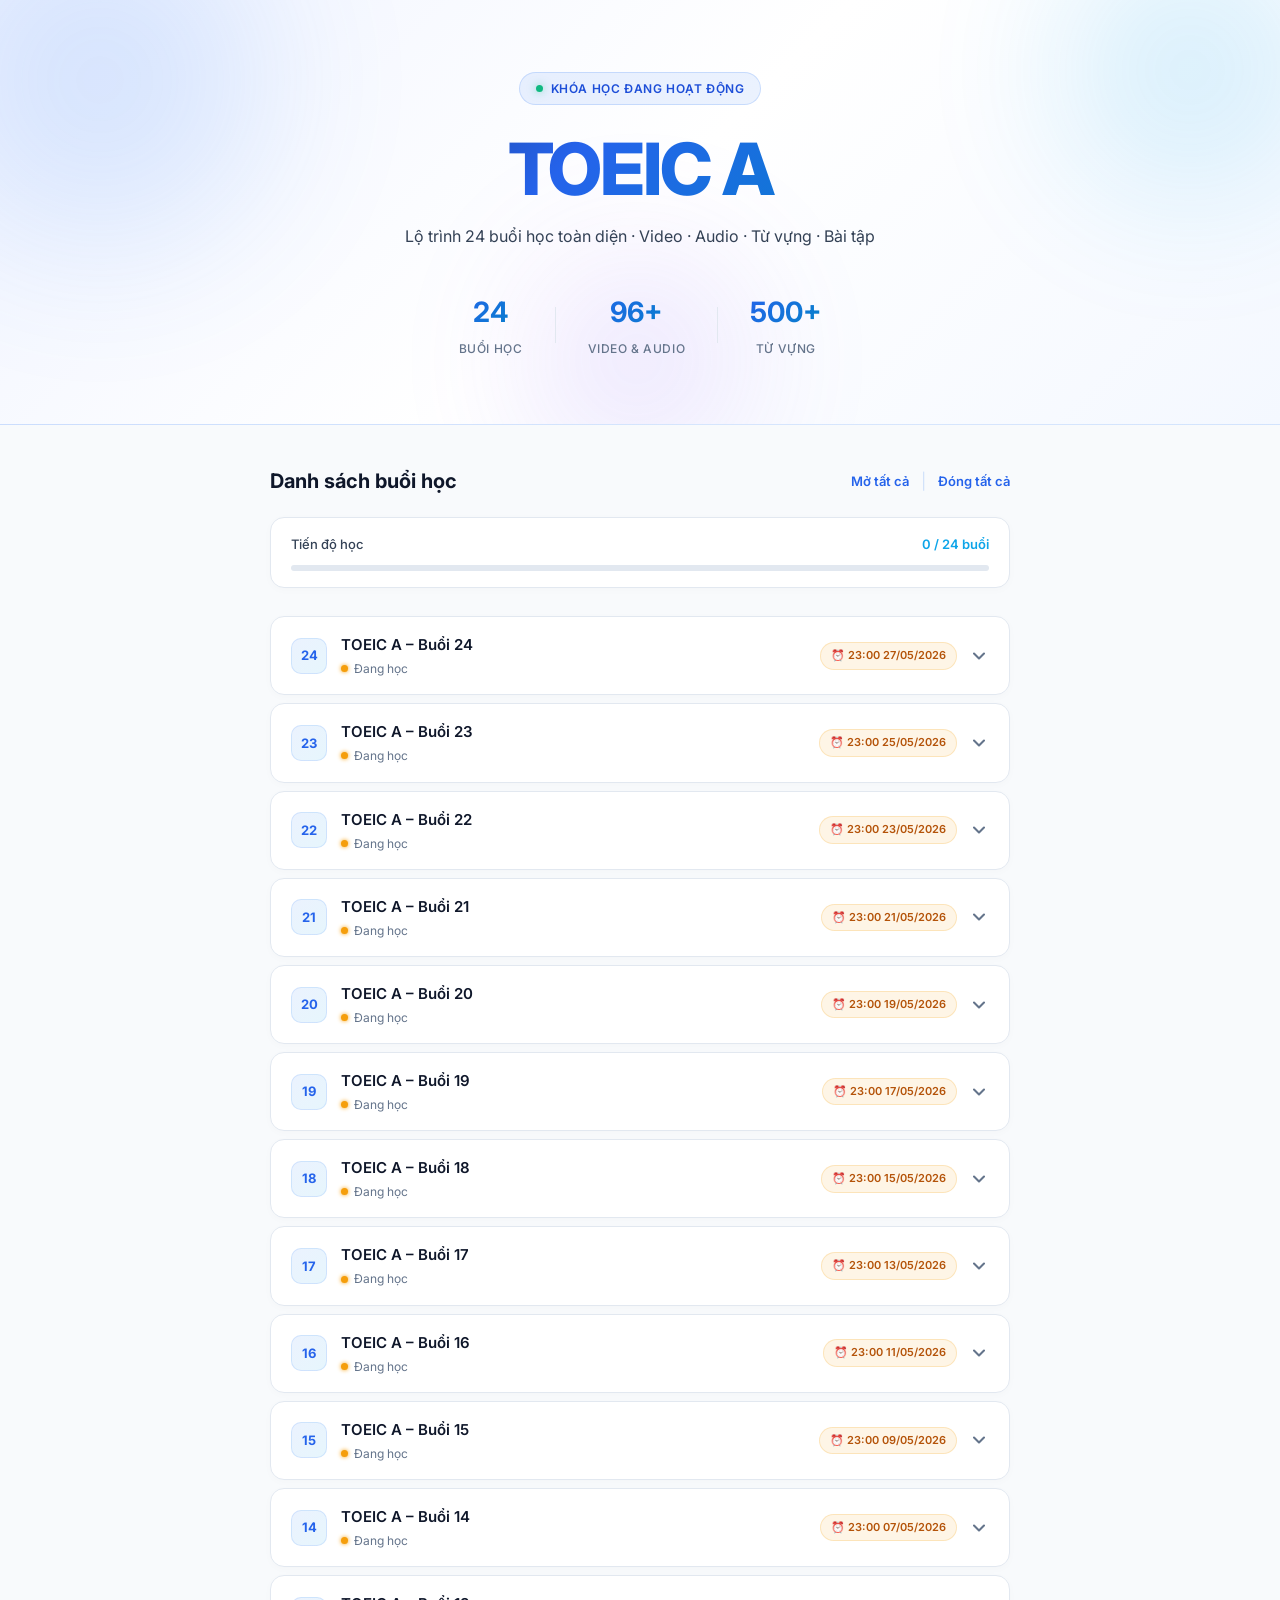
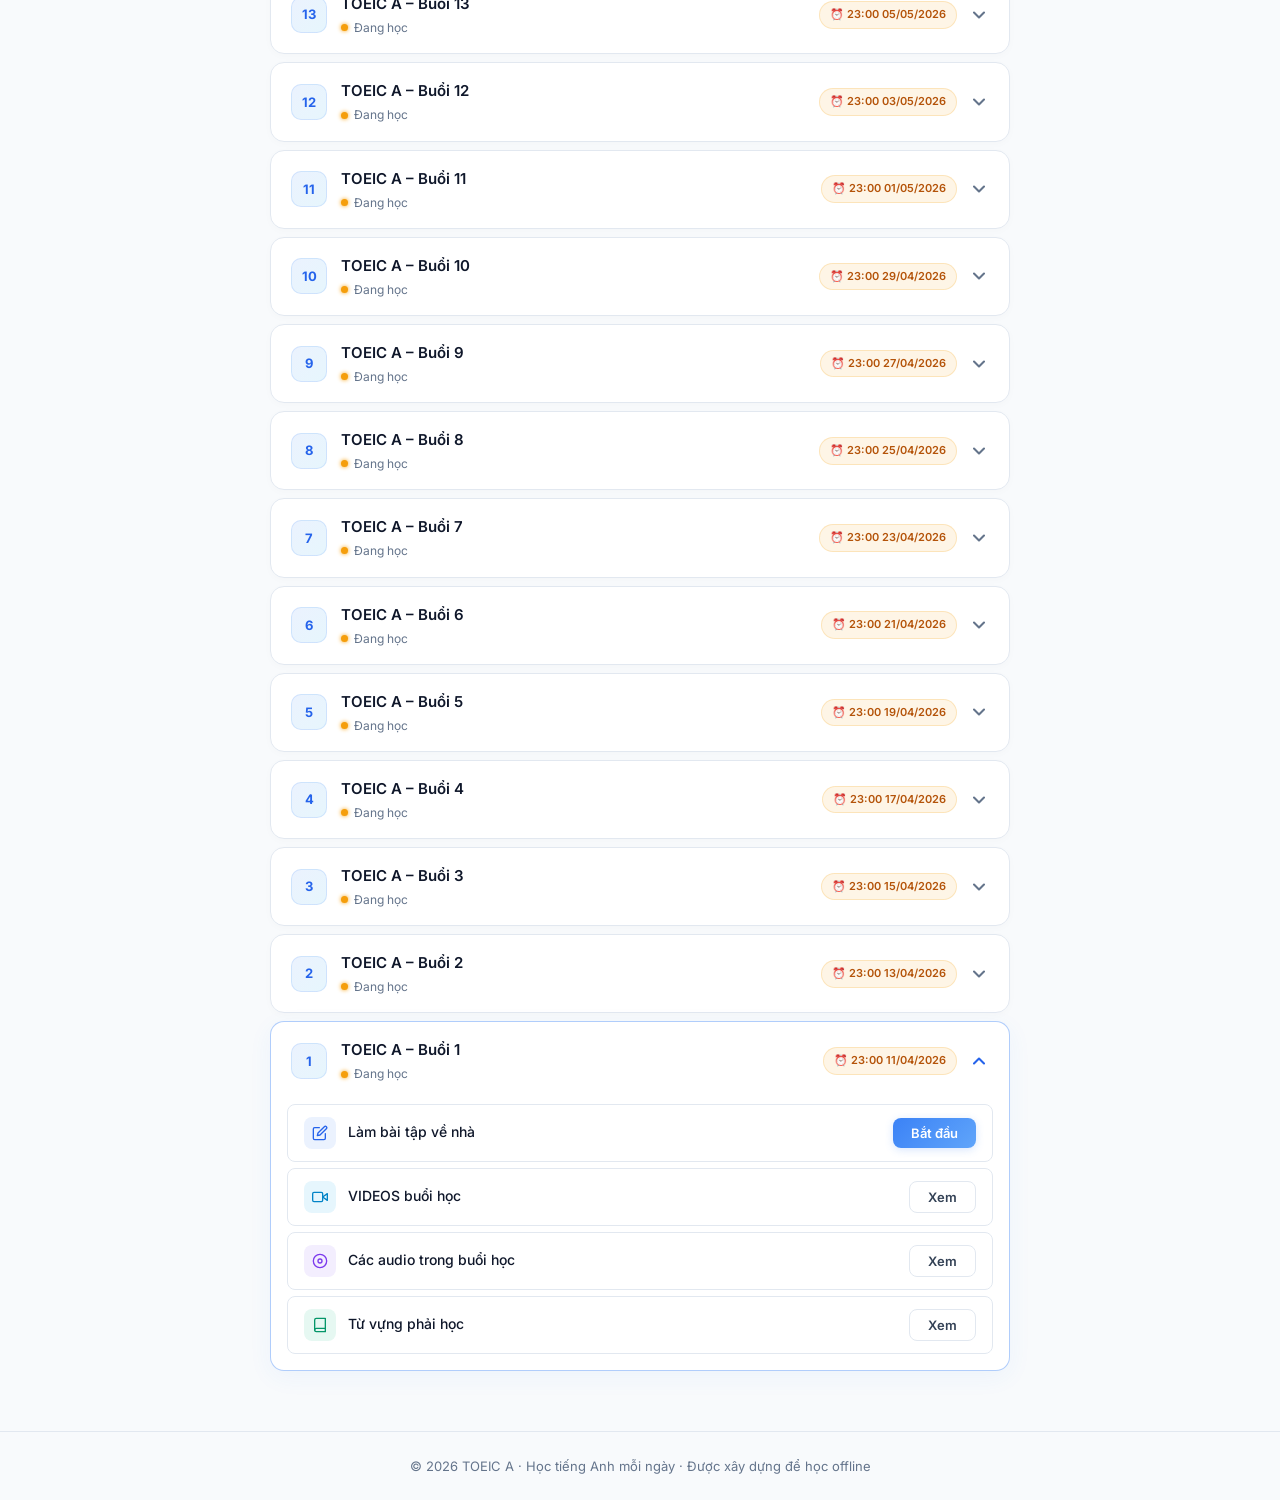
<file: index.html>
<!DOCTYPE html>
<html lang="vi">
<head>
  <meta charset="UTF-8" />
  <meta name="viewport" content="width=device-width, initial-scale=1.0" />
  <title>TOEIC A – Học Tiếng Anh Online</title>
  <meta name="description" content="Ôn luyện TOEIC A với 24 buổi học bài bản, có video, audio và từ vựng đầy đủ." />
  <link rel="preconnect" href="https://fonts.googleapis.com" />
  <link rel="preconnect" href="https://fonts.gstatic.com" crossorigin />
  <link href="https://fonts.googleapis.com/css2?family=Inter:wght@300;400;500;600;700;800&display=swap" rel="stylesheet" />
  <link rel="stylesheet" href="style.css" />
</head>
<body>

  <!-- ===== HERO HEADER ===== -->
  <header class="hero">
    <div class="hero-bg-orbs">
      <div class="orb orb-1"></div>
      <div class="orb orb-2"></div>
      <div class="orb orb-3"></div>
    </div>
    <div class="hero-content">
      <div class="badge">
        <span class="badge-dot"></span>
        Khóa học đang hoạt động
      </div>
      <h1>TOEIC A</h1>
      <p class="hero-sub">Lộ trình 24 buổi học toàn diện · Video · Audio · Từ vựng · Bài tập</p>
      <div class="hero-stats">
        <div class="stat">
          <span class="stat-num">24</span>
          <span class="stat-label">Buổi học</span>
        </div>
        <div class="stat-divider"></div>
        <div class="stat">
          <span class="stat-num">96+</span>
          <span class="stat-label">Video & Audio</span>
        </div>
        <div class="stat-divider"></div>
        <div class="stat">
          <span class="stat-num">500+</span>
          <span class="stat-label">Từ vựng</span>
        </div>
      </div>
    </div>
  </header>

  <!-- ===== MAIN CONTENT ===== -->
  <main class="main-container">
    <div class="section-header">
      <h2>Danh sách buổi học</h2>
      <div class="section-actions">
        <button class="btn-text" id="expandAll">Mở tất cả</button>
        <span class="divider">|</span>
        <button class="btn-text" id="collapseAll">Đóng tất cả</button>
      </div>
    </div>

    <!-- Progress bar -->
    <div class="progress-wrapper">
      <div class="progress-info">
        <span>Tiến độ học</span>
        <span class="progress-text" id="progressText">0 / 24 buổi</span>
      </div>
      <div class="progress-track">
        <div class="progress-bar" id="progressBar" style="width: 0%"></div>
      </div>
    </div>

    <!-- Accordion list -->
    <div class="accordion" id="sessionList">
      <!-- Generated by JS -->
    </div>
  </main>

  <!-- ===== SESSION DETAIL MODAL ===== -->
  <div class="modal-overlay" id="modalOverlay">
    <div class="modal" id="modal">
      <div class="modal-header">
        <div>
          <p class="modal-label" id="modalLabel">TOEIC A – Buổi 1</p>
          <h3 class="modal-title" id="modalTitle">Nội dung buổi học</h3>
        </div>
        <button class="modal-close" id="modalClose">
          <svg width="20" height="20" viewBox="0 0 24 24" fill="none" stroke="currentColor" stroke-width="2.5">
            <line x1="18" y1="6" x2="6" y2="18"/>
            <line x1="6" y1="6" x2="18" y2="18"/>
          </svg>
        </button>
      </div>
      <div class="modal-body" id="modalBody">
        <!-- Content filled by JS -->
      </div>
    </div>
  </div>

  <footer class="footer">
    <p>© 2026 TOEIC A · Học tiếng Anh mỗi ngày · Được xây dựng để học offline</p>
  </footer>

  <script src="script.js"></script>
</body>
</html>
</file>
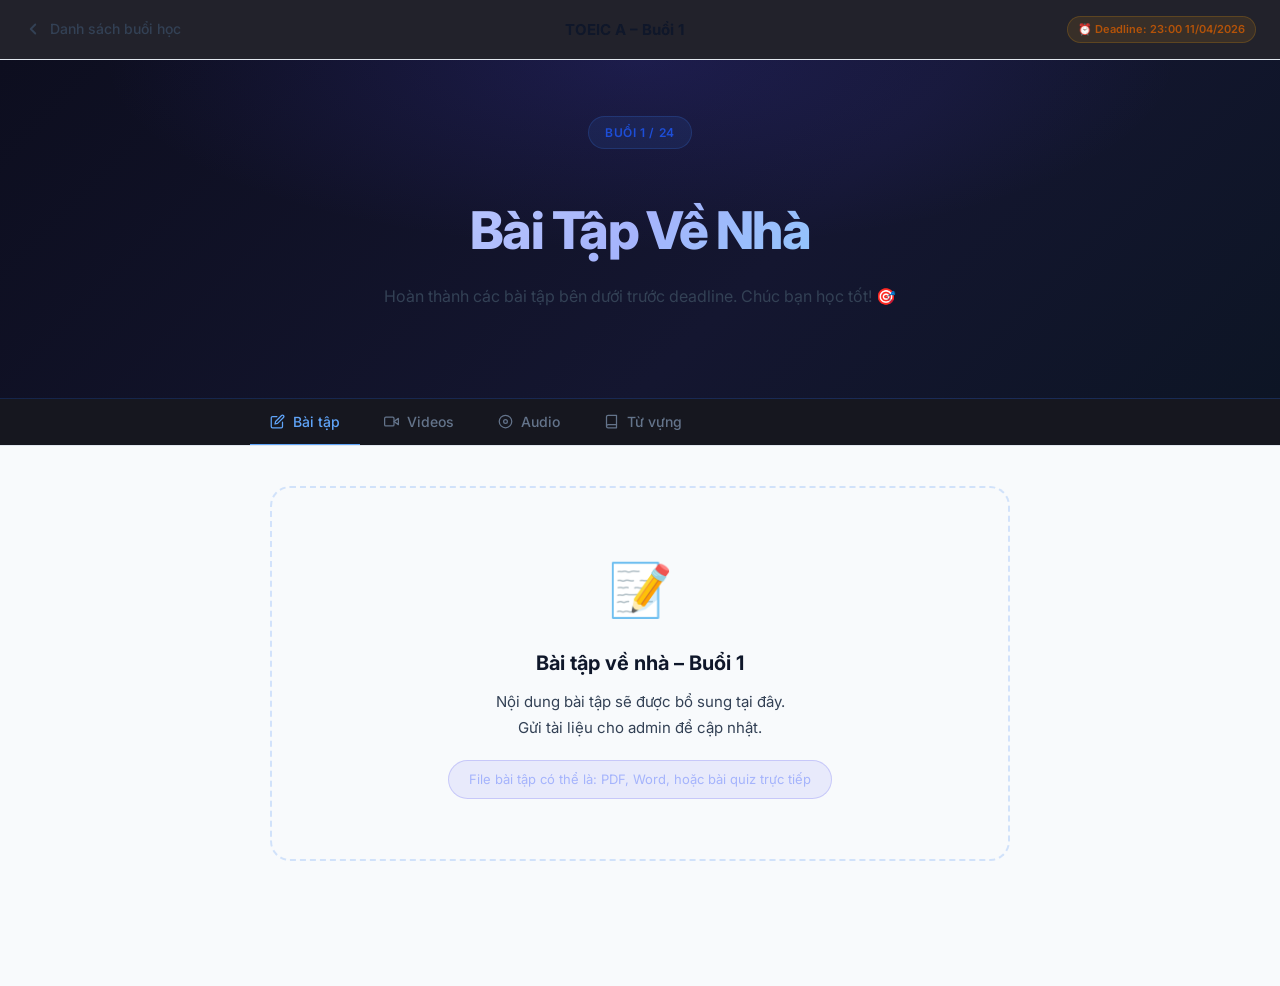
<file: session1/index.html>
<!DOCTYPE html>
<html lang="vi">
<head>
  <meta charset="UTF-8" />
  <meta name="viewport" content="width=device-width, initial-scale=1.0" />
  <title>TOEIC A – Buổi 1 | Bài tập về nhà</title>
  <meta name="description" content="Bài tập về nhà buổi 1 khóa TOEIC A" />
  <link rel="preconnect" href="https://fonts.googleapis.com" />
  <link rel="preconnect" href="https://fonts.gstatic.com" crossorigin />
  <link href="https://fonts.googleapis.com/css2?family=Inter:wght@300;400;500;600;700;800&display=swap" rel="stylesheet" />
  <link rel="stylesheet" href="../style.css" />
  <link rel="stylesheet" href="session.css" />
</head>
<body>

  <!-- TOP BAR -->
  <nav class="topbar">
    <a href="../index.html" class="back-btn" id="backBtn">
      <svg width="18" height="18" viewBox="0 0 24 24" fill="none" stroke="currentColor" stroke-width="2.5" stroke-linecap="round" stroke-linejoin="round">
        <polyline points="15 18 9 12 15 6"/>
      </svg>
      Danh sách buổi học
    </a>
    <div class="topbar-title">TOEIC A – Buổi 1</div>
    <div class="topbar-right">
      <span class="deadline-badge">⏰ Deadline: 23:00  11/04/2026</span>
    </div>
  </nav>

  <!-- SESSION HERO -->
  <div class="session-hero">
    <div class="session-hero-bg"></div>
    <div class="session-hero-content">
      <div class="badge">Buổi 1 / 24</div>
      <h1>Bài Tập Về Nhà</h1>
      <p class="hero-sub">Hoàn thành các bài tập bên dưới trước deadline. Chúc bạn học tốt! 🎯</p>
    </div>
  </div>

  <!-- TABS -->
  <div class="tabs-wrapper">
    <div class="tabs" id="tabs">
      <button class="tab active" data-tab="homework" id="tab-homework">
        <svg width="15" height="15" viewBox="0 0 24 24" fill="none" stroke="currentColor" stroke-width="2" stroke-linecap="round" stroke-linejoin="round">
          <path d="M11 4H4a2 2 0 0 0-2 2v14a2 2 0 0 0 2 2h14a2 2 0 0 0 2-2v-7"/>
          <path d="M18.5 2.5a2.121 2.121 0 0 1 3 3L12 15l-4 1 1-4 9.5-9.5z"/>
        </svg>
        Bài tập
      </button>
      <button class="tab" data-tab="video" id="tab-video">
        <svg width="15" height="15" viewBox="0 0 24 24" fill="none" stroke="currentColor" stroke-width="2" stroke-linecap="round" stroke-linejoin="round">
          <polygon points="23 7 16 12 23 17 23 7"/><rect x="1" y="5" width="15" height="14" rx="2" ry="2"/>
        </svg>
        Videos
      </button>
      <button class="tab" data-tab="audio" id="tab-audio">
        <svg width="15" height="15" viewBox="0 0 24 24" fill="none" stroke="currentColor" stroke-width="2" stroke-linecap="round" stroke-linejoin="round">
          <circle cx="12" cy="12" r="10"/><circle cx="12" cy="12" r="3"/>
        </svg>
        Audio
      </button>
      <button class="tab" data-tab="vocab" id="tab-vocab">
        <svg width="15" height="15" viewBox="0 0 24 24" fill="none" stroke="currentColor" stroke-width="2" stroke-linecap="round" stroke-linejoin="round">
          <path d="M4 19.5A2.5 2.5 0 0 1 6.5 17H20"/>
          <path d="M6.5 2H20v20H6.5A2.5 2.5 0 0 1 4 19.5v-15A2.5 2.5 0 0 1 6.5 2z"/>
        </svg>
        Từ vựng
      </button>
    </div>
  </div>

  <!-- CONTENT PANELS -->
  <main class="session-main" id="sessionMain">

    <!-- HOMEWORK TAB -->
    <div class="tab-panel active" id="panel-homework">
      <div class="panel-placeholder">
        <div class="placeholder-icon">📝</div>
        <h3>Bài tập về nhà – Buổi 1</h3>
        <p>Nội dung bài tập sẽ được bổ sung tại đây.<br/>Gửi tài liệu cho admin để cập nhật.</p>
        <div class="placeholder-hint">
          File bài tập có thể là: PDF, Word, hoặc bài quiz trực tiếp
        </div>
      </div>
    </div>

    <!-- VIDEO TAB -->
    <div class="tab-panel" id="panel-video">
      <div class="panel-placeholder">
        <div class="placeholder-icon">🎬</div>
        <h3>Videos Buổi 1</h3>
        <p>Danh sách video buổi học sẽ hiển thị tại đây.</p>
        <div class="placeholder-hint">
          Hỗ trợ: YouTube embed, video local (.mp4), Google Drive
        </div>
      </div>
    </div>

    <!-- AUDIO TAB -->
    <div class="tab-panel" id="panel-audio">
      <div class="panel-placeholder">
        <div class="placeholder-icon">🎧</div>
        <h3>Audio Buổi 1</h3>
        <p>Danh sách audio trong buổi học sẽ hiển thị tại đây.</p>
        <div class="placeholder-hint">
          Hỗ trợ: file .mp3, .wav, .ogg
        </div>
      </div>
    </div>

    <!-- VOCAB TAB -->
    <div class="tab-panel" id="panel-vocab">
      <div class="panel-placeholder">
        <div class="placeholder-icon">📚</div>
        <h3>Từ Vựng Buổi 1</h3>
        <p>Danh sách từ vựng cần học sẽ hiển thị tại đây.</p>
        <div class="placeholder-hint">
          Gửi file từ vựng (Excel/Word/PDF) để tích hợp vào đây
        </div>
      </div>
    </div>

  </main>

  <script>
    // Tab switching
    const tabs   = document.querySelectorAll('.tab');
    const panels = document.querySelectorAll('.tab-panel');

    tabs.forEach(tab => {
      tab.addEventListener('click', () => {
        tabs.forEach(t => t.classList.remove('active'));
        panels.forEach(p => p.classList.remove('active'));
        tab.classList.add('active');
        document.getElementById('panel-' + tab.dataset.tab).classList.add('active');
      });
    });
  </script>
</body>
</html>
</file>
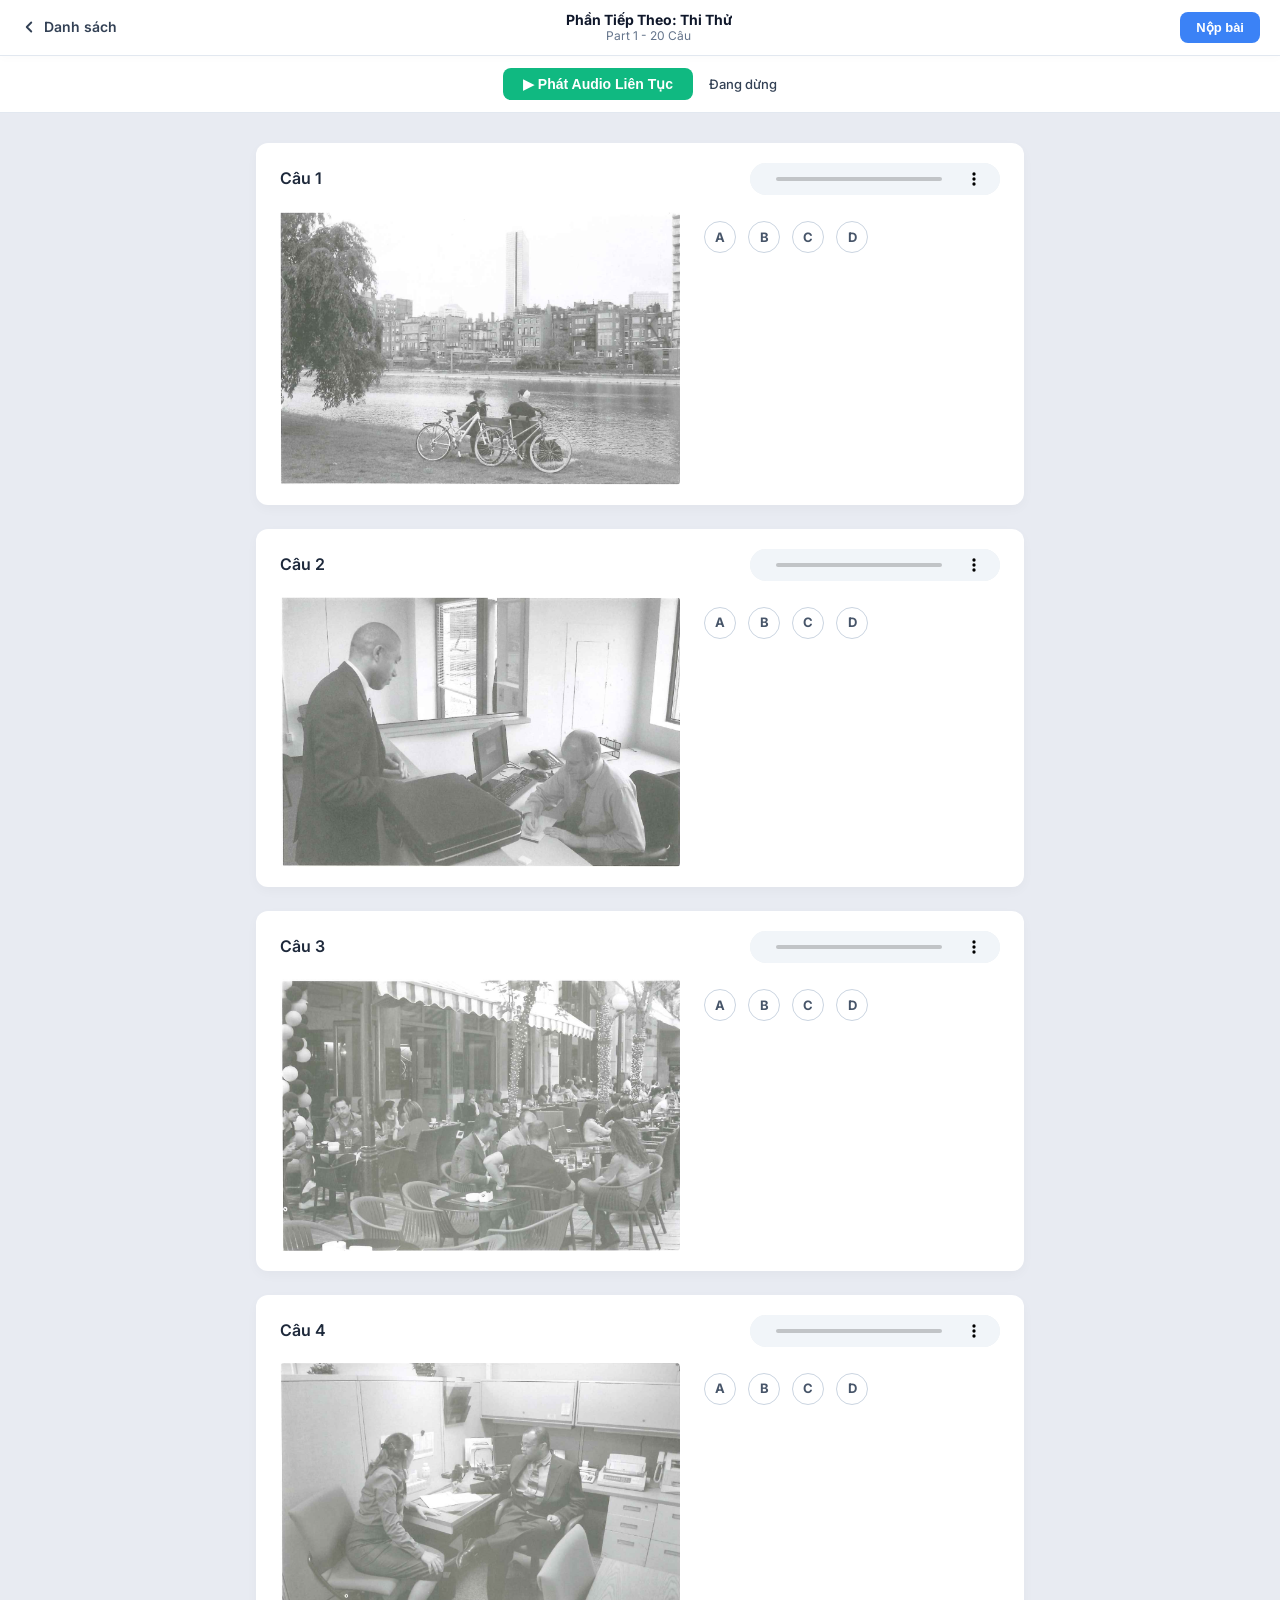
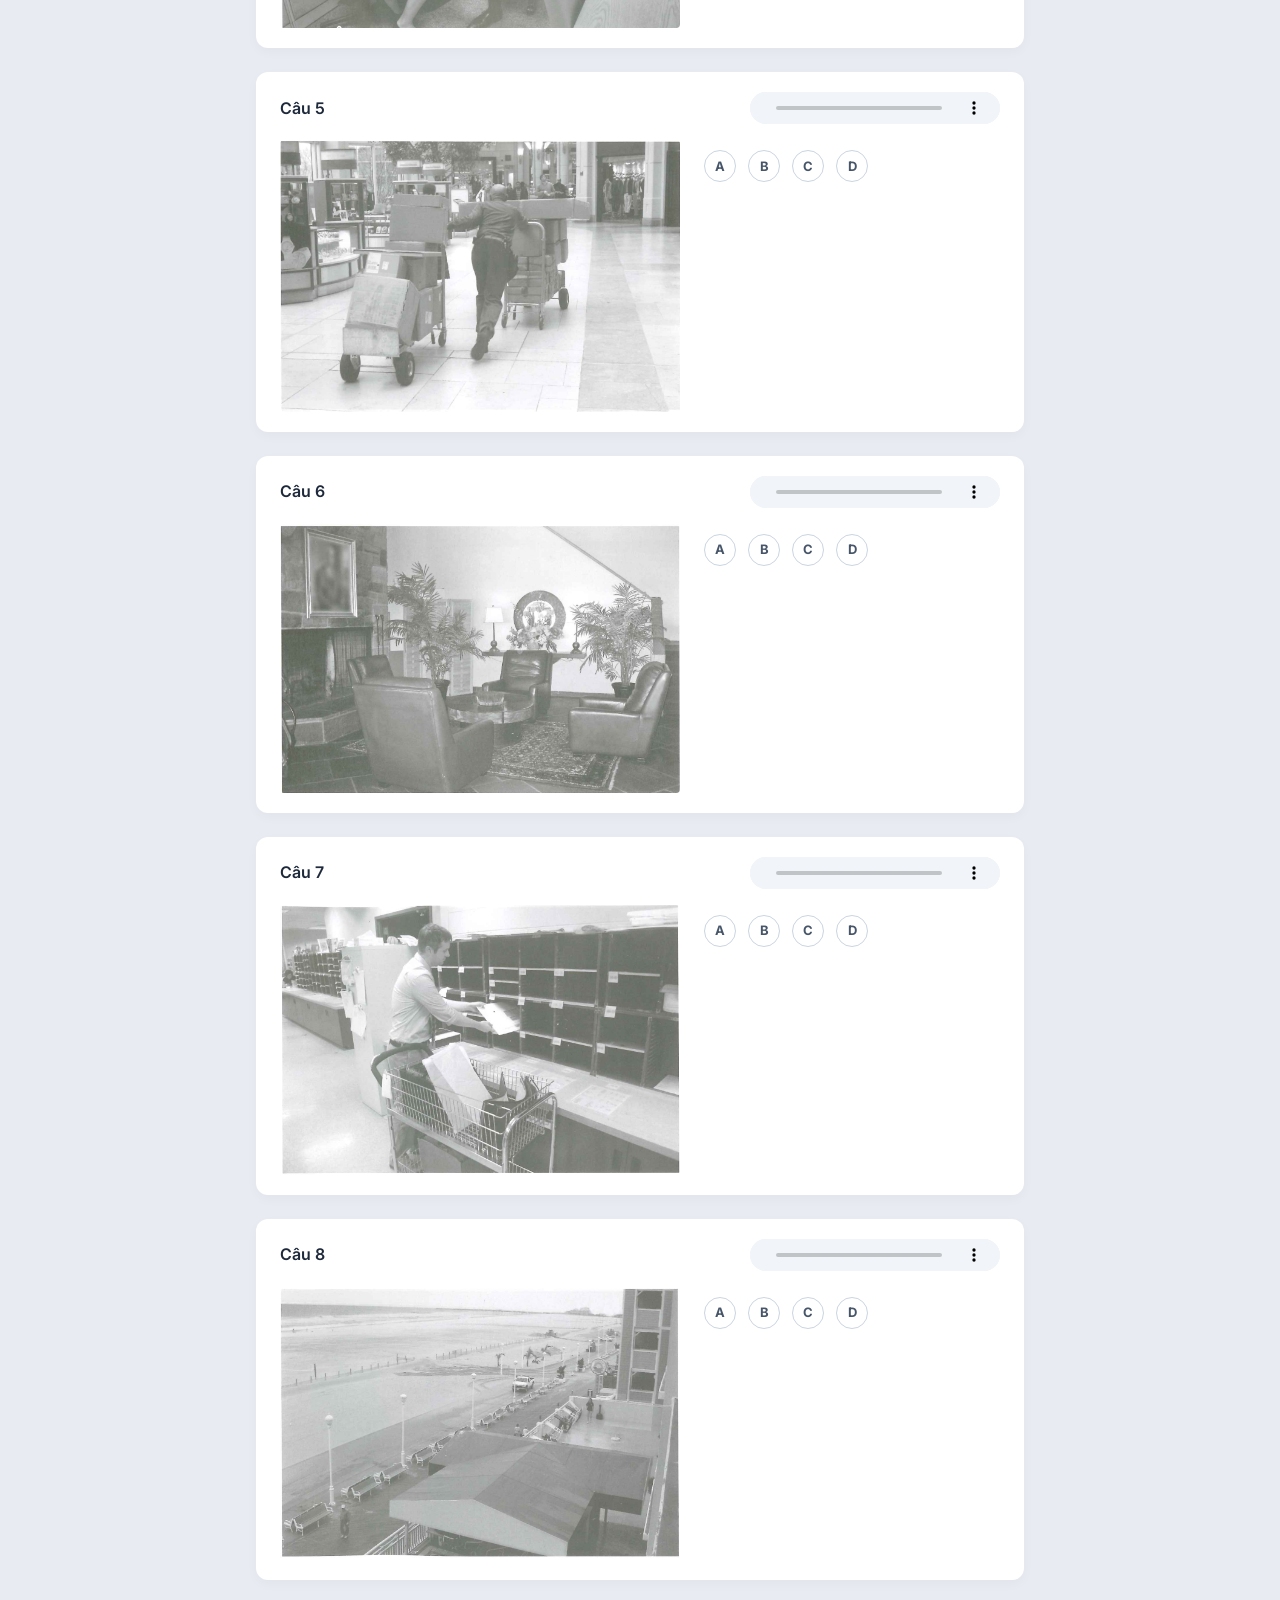
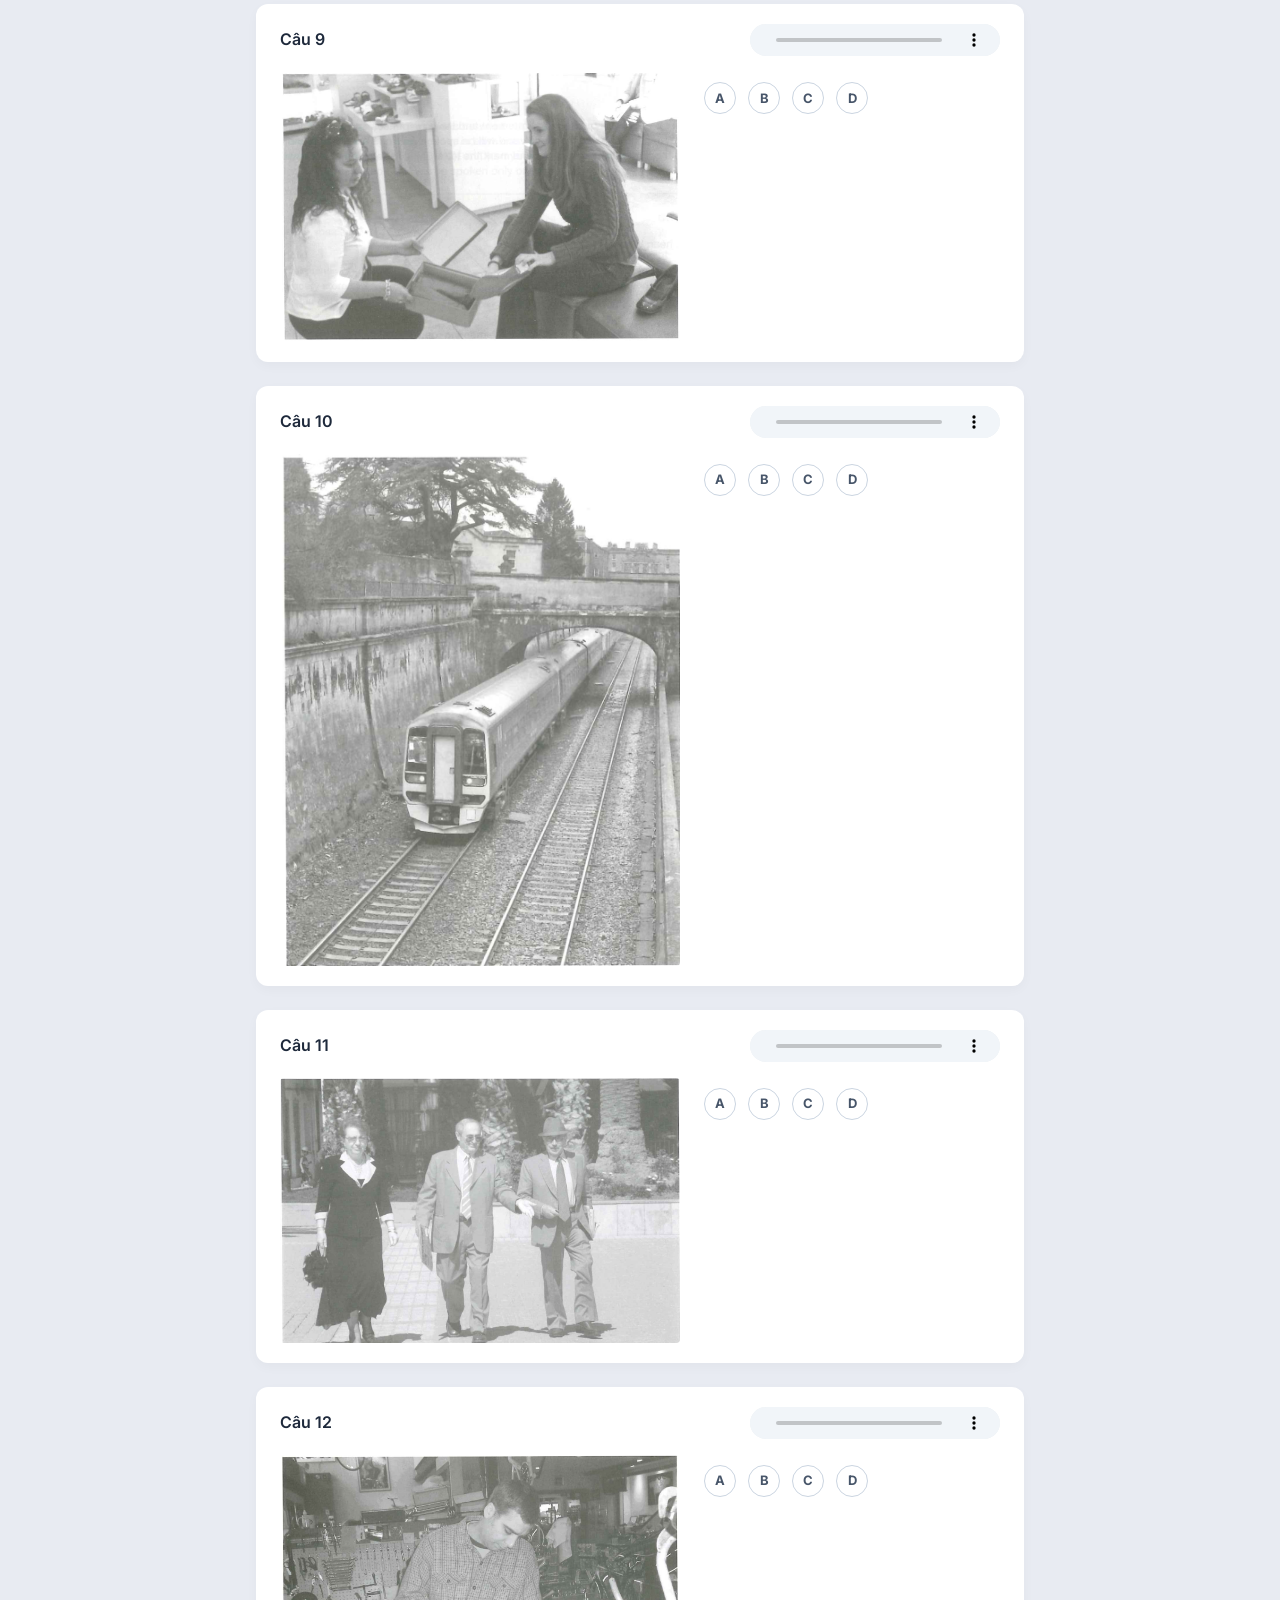
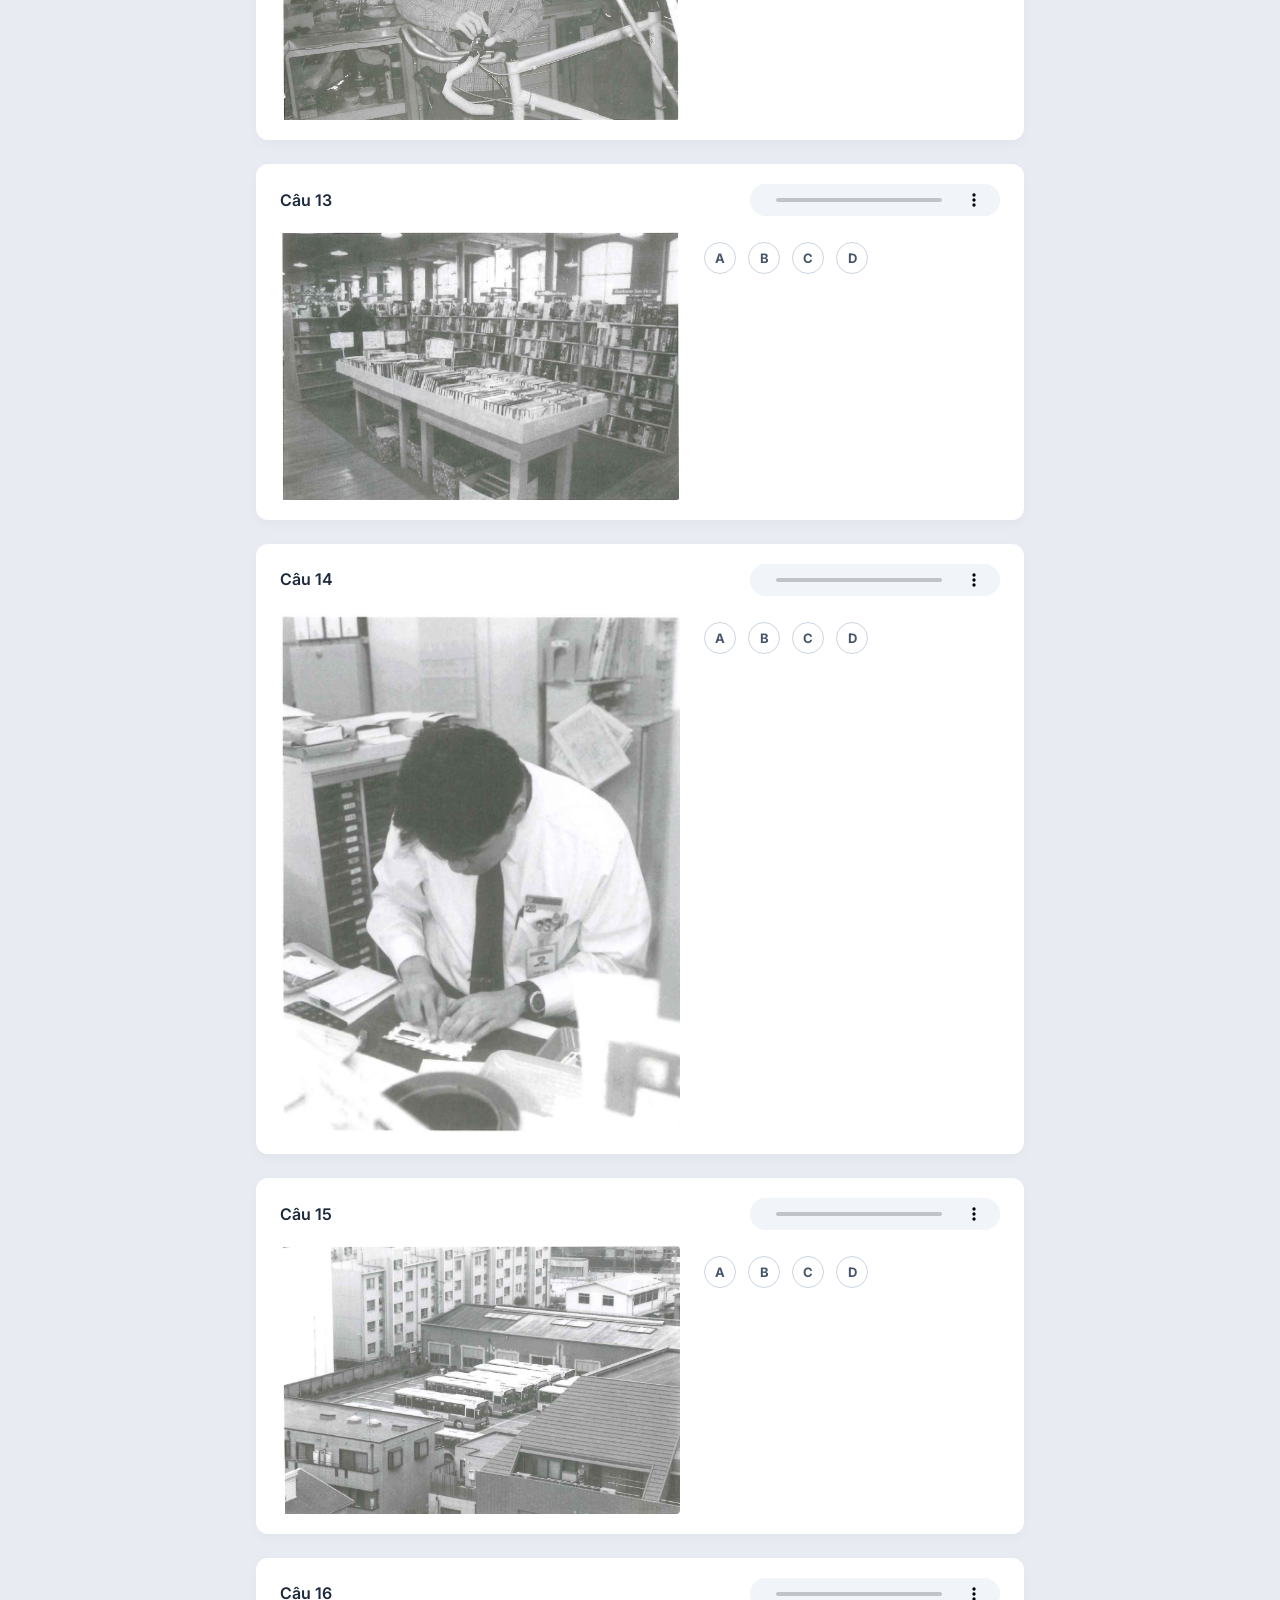
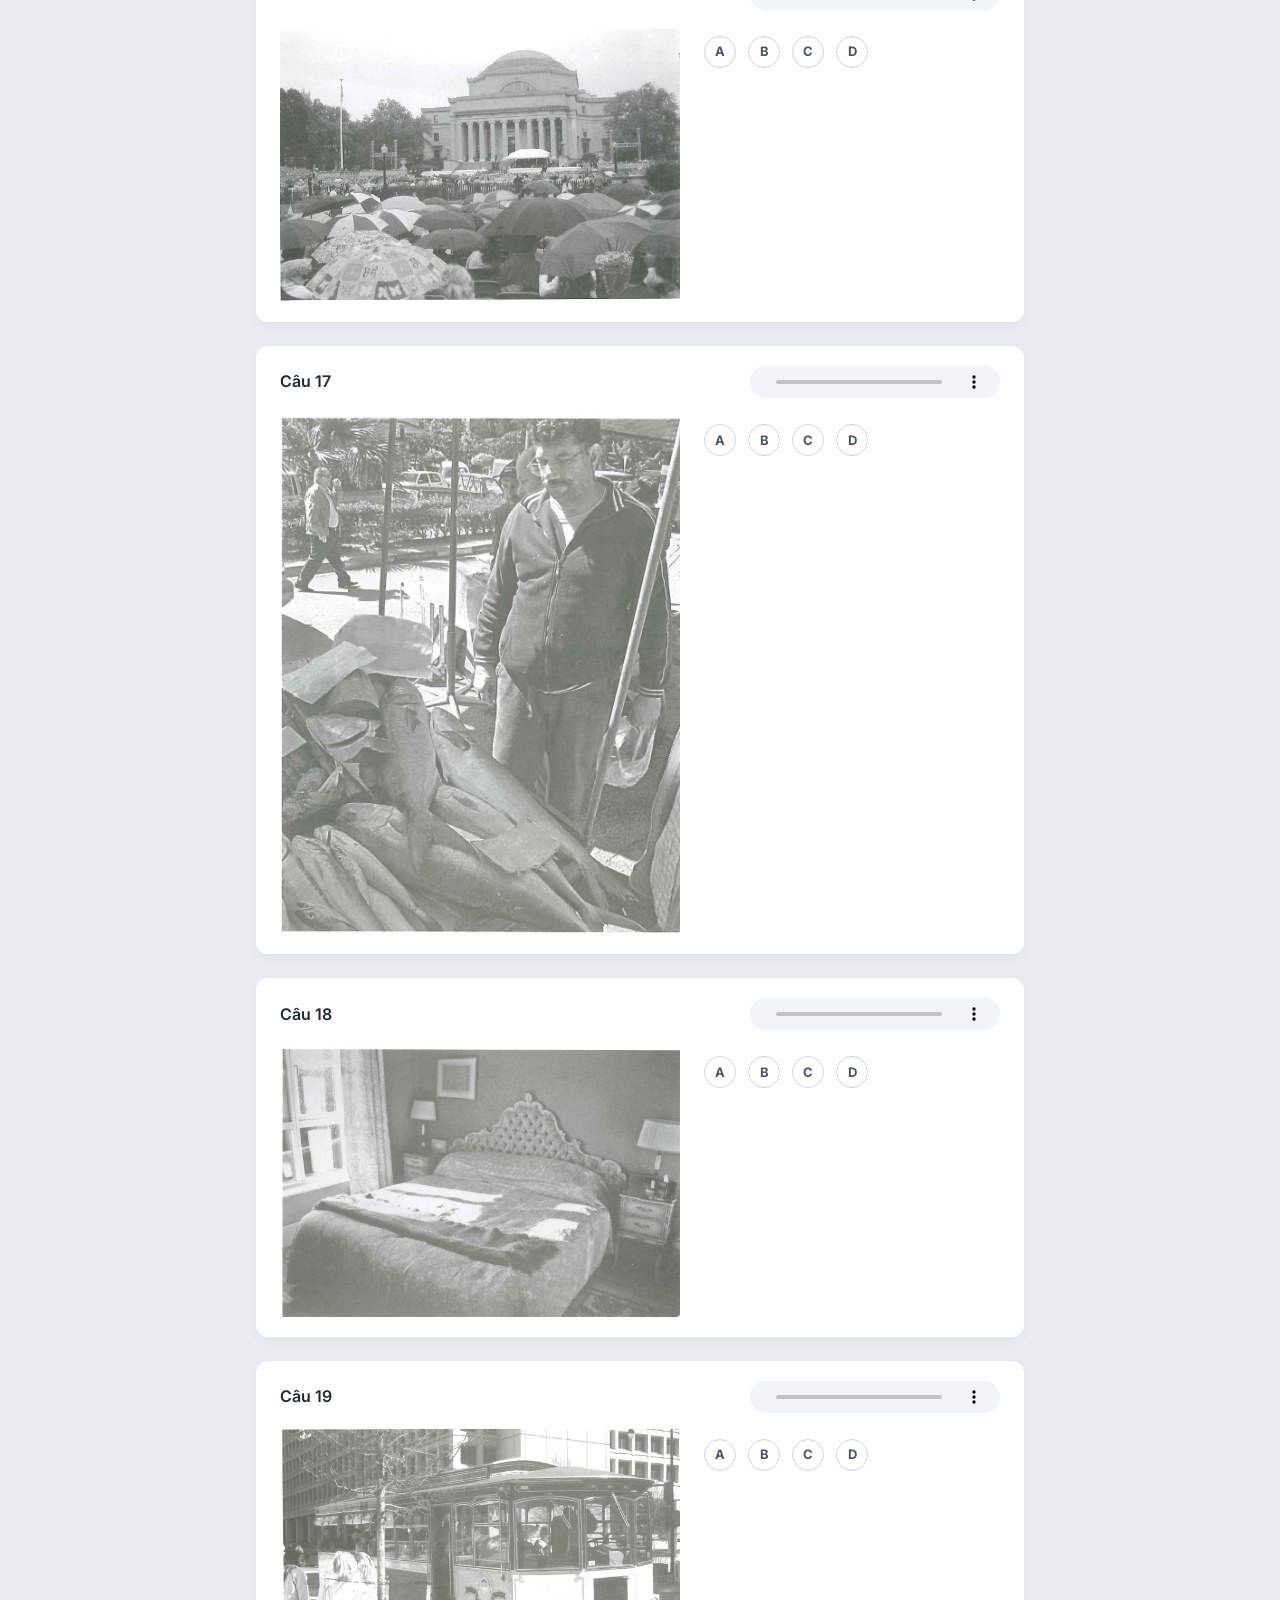
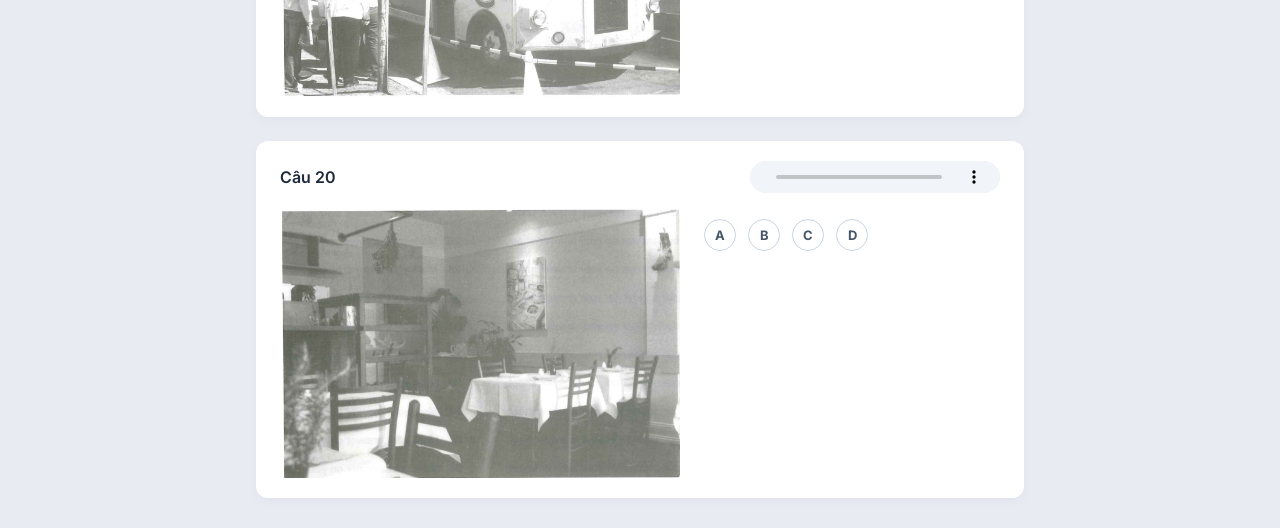
<file: session1/exam.html>
<!DOCTYPE html>
<html lang="vi">
<head>
  <meta charset="UTF-8" />
  <meta name="viewport" content="width=device-width, initial-scale=1.0" />
  <title>TOEIC A – Buổi 1: Thi Thử</title>
  <link rel="preconnect" href="https://fonts.googleapis.com" />
  <link rel="preconnect" href="https://fonts.gstatic.com" crossorigin />
  <link href="https://fonts.googleapis.com/css2?family=Inter:wght@400;500;600;700&display=swap" rel="stylesheet" />
  <link rel="stylesheet" href="../style.css" />
  <link rel="stylesheet" href="exam.css" />
</head>
<body>

  <!-- ===== TOPBAR ===== -->
  <nav class="exam-topbar">
    <a href="../index.html" class="back-btn">
      <svg width="18" height="18" viewBox="0 0 24 24" fill="none" stroke="currentColor" stroke-width="2.5" stroke-linecap="round" stroke-linejoin="round">
        <polyline points="15 18 9 12 15 6"/>
      </svg>
      Danh sách
    </a>
    <div class="exam-topbar-center">
      <span class="exam-topbar-label">Phần Tiếp Theo: Thi Thử</span>
      <span class="exam-topbar-subtitle">Part 1 - 20 Câu</span>
    </div>
    <div class="exam-topbar-right">
      <button class="exam-submit-btn" id="submitBtn">Nộp bài</button>
    </div>
  </nav>
  
  <!-- ===== GLOBAL AUDIO (Optional for auto-play) ===== -->
  <div class="global-audio-bar">
    <button id="playAllBtn" class="play-all-btn">▶ Phát Audio Liên Tục</button>
    <span id="audioStatus" class="audio-status">Đang dừng</span>
  </div>

  <!-- ===== MAIN LIST ===== -->
  <main class="exam-container" id="examList">
    <!-- Rendered by JS -->
  </main>

  <!-- ===== RESULT MODAL ===== -->
  <div class="exam-modal-overlay" id="resultOverlay">
    <div class="exam-modal">
      <div class="exam-modal-header">
        <h2>Kết quả thi thử</h2>
        <button id="resultClose" class="modal-close">✕</button>
      </div>
      <div class="exam-modal-body">
        <div class="score-circle">
          <span class="score-num" id="scoreNum">0</span>
          <span class="score-deno">/ 20</span>
        </div>
        <p class="score-label" id="scoreLabel">Cần cố gắng thêm!</p>
        <div class="exam-breakdown" id="examBreakdown"></div>
      </div>
      <div class="exam-modal-footer">
        <button class="btn-review" id="reviewBtn">Xem đáp án</button>
        <button class="btn-redo" id="redoBtn">Làm lại</button>
      </div>
    </div>
  </div>

  <script src="exam.js"></script>
</body>
</html>
</file>
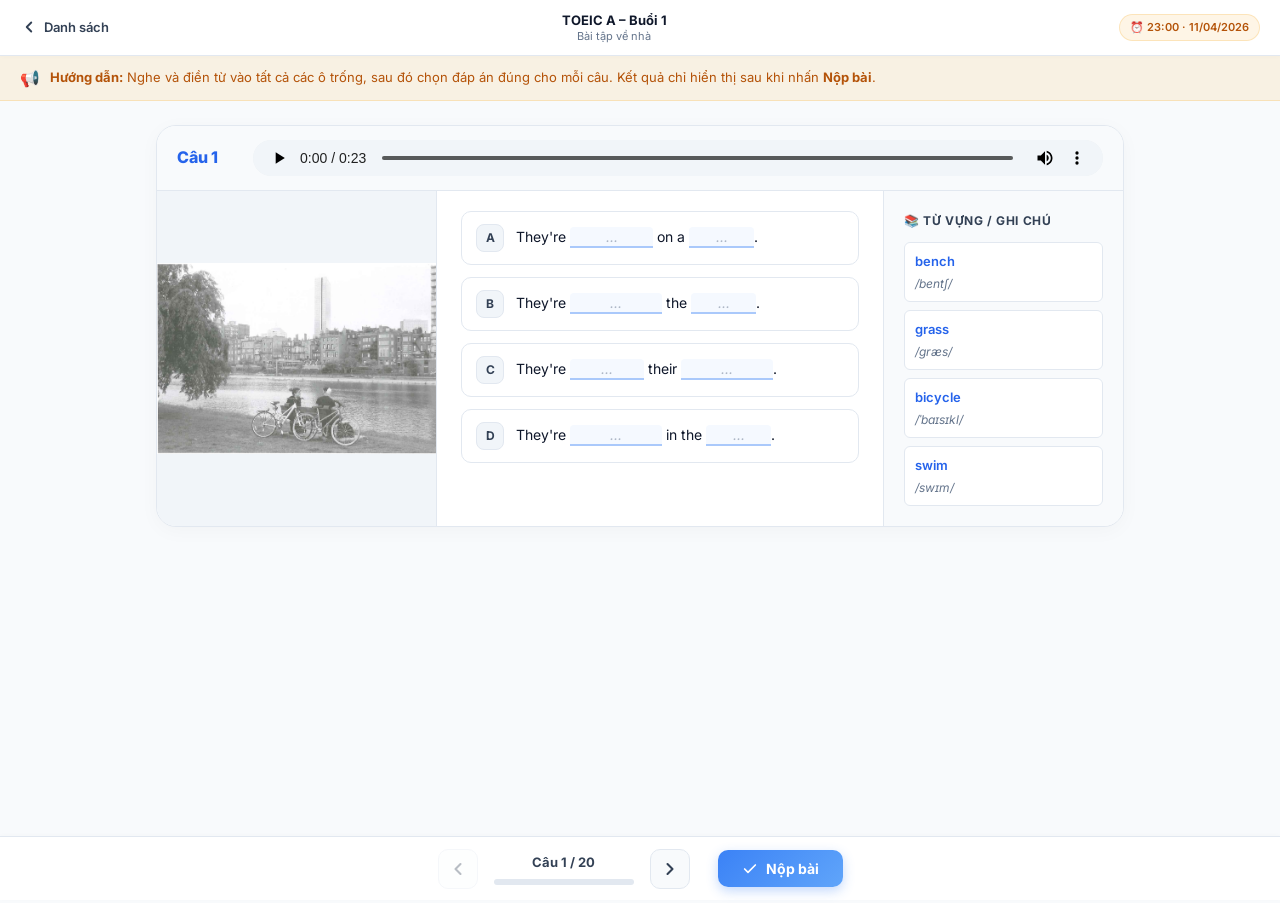
<file: session1/homework.html>
<!DOCTYPE html>
<html lang="vi">
<head>
  <meta charset="UTF-8" />
  <meta name="viewport" content="width=device-width, initial-scale=1.0" />
  <title>TOEIC A – Buổi 1: Bài tập về nhà</title>
  <meta name="description" content="Bài tập về nhà Buổi 1 – TOEIC A. Nghe và điền từ vào chỗ trống." />
  <link rel="preconnect" href="https://fonts.googleapis.com" />
  <link rel="preconnect" href="https://fonts.gstatic.com" crossorigin />
  <link href="https://fonts.googleapis.com/css2?family=Inter:wght@300;400;500;600;700;800&display=swap" rel="stylesheet" />
  <link rel="stylesheet" href="../style.css" />
  <link rel="stylesheet" href="homework.css" />
</head>
<body>

  <!-- ===== TOPBAR ===== -->
  <nav class="hw-topbar">
    <a href="../index.html" class="back-btn" id="backToList">
      <svg width="18" height="18" viewBox="0 0 24 24" fill="none" stroke="currentColor" stroke-width="2.5" stroke-linecap="round" stroke-linejoin="round">
        <polyline points="15 18 9 12 15 6"/>
      </svg>
      Danh sách
    </a>
    <div class="hw-topbar-center">
      <span class="hw-topbar-label">TOEIC A – Buổi 1</span>
      <span class="hw-topbar-subtitle">Bài tập về nhà</span>
    </div>
    <div class="hw-topbar-right">
      <span class="deadline-badge" id="deadlineBadge">⏰ 23:00 · 11/04/2026</span>
    </div>
  </nav>

  <!-- ===== INSTRUCTION ===== -->
  <div class="hw-instruction" id="hwInstruction">
    <span class="hw-instruction-icon">📢</span>
    <span><strong>Hướng dẫn:</strong> Nghe và điền từ vào tất cả các ô trống, sau đó chọn đáp án đúng cho mỗi câu. Kết quả chỉ hiển thị sau khi nhấn <strong>Nộp bài</strong>.</span>
  </div>

  <!-- ===== MAIN LAYOUT ===== -->
  <div class="hw-layout">
    <main class="hw-question-area" id="questionArea">
      <!-- Filled by JS -->
    </main>
  </div>

  <!-- ===== BOTTOM BAR ===== -->
  <div class="hw-bottom-bar">
    <button class="hw-arrow-btn" id="prevBtn" title="Câu trước">
      <svg width="20" height="20" viewBox="0 0 24 24" fill="none" stroke="currentColor" stroke-width="2.5" stroke-linecap="round" stroke-linejoin="round">
        <polyline points="15 18 9 12 15 6"/>
      </svg>
    </button>
    <div class="hw-bottom-center">
      <div class="q-counter" id="qCounter">Câu 1 / 20</div>
      <div class="hw-pm-track">
        <div class="hw-pm-bar" id="pmBar" style="width:0%"></div>
      </div>
    </div>
    <button class="hw-arrow-btn" id="nextBtn" title="Câu tiếp">
      <svg width="20" height="20" viewBox="0 0 24 24" fill="none" stroke="currentColor" stroke-width="2.5" stroke-linecap="round" stroke-linejoin="round">
        <polyline points="9 18 15 12 9 6"/>
      </svg>
    </button>
    <button class="hw-submit-btn" id="submitBtn">
      <svg width="16" height="16" viewBox="0 0 24 24" fill="none" stroke="currentColor" stroke-width="2.5" stroke-linecap="round" stroke-linejoin="round">
        <polyline points="20 6 9 17 4 12"/>
      </svg>
      Nộp bài
    </button>
  </div>

  <!-- ===== RESULT OVERLAY ===== -->
  <div class="hw-result-overlay" id="resultOverlay">
    <div class="hw-result-modal" id="resultModal">
      <div class="hw-result-header">
        <h2 id="resultTitle">Kết quả</h2>
        <button class="hw-result-close" id="resultClose">✕</button>
      </div>
      <div class="hw-result-score" id="resultScore"></div>
      <div class="hw-result-breakdown" id="resultBreakdown"></div>
      <div class="hw-result-actions">
        <button class="hw-result-btn-secondary" id="reviewBtn">Xem lại bài</button>
        <button class="hw-result-btn-secondary" id="redoBtn">Làm lại</button>
        <a href="exam.html" class="hw-result-btn-primary" style="text-decoration:none; display:inline-flex; align-items:center;">
          Tiếp tục: Thi thử →
        </a>
      </div>
    </div>
  </div>

  <script src="homework.js"></script>
</body>
</html>
</file>
<file: style.css>
/* ===== ROOT & RESET ===== */
*, *::before, *::after { box-sizing: border-box; margin: 0; padding: 0; }

:root {
  --primary:       #3b82f6;
  --primary-light: #60a5fa;
  --primary-dark:  #2563eb;
  --accent:        #0ea5e9;
  --accent2:       #8b5cf6;
  --success:       #10b981;
  --warning:       #f59e0b;
  --danger:        #ef4444;
  --bg:            #f8fafc;
  --bg-card:       #ffffff;
  --bg-hover:      #f1f5f9;
  --border:        rgba(59, 130, 246, 0.2);
  --border-light:  #e2e8f0;
  --text-primary:  #0f172a;
  --text-secondary:#334155;
  --text-muted:    #64748b;
  --radius:        14px;
  --radius-sm:     8px;
  --radius-lg:     20px;
  --shadow:        0 4px 24px rgba(0,0,0,0.06);
  --shadow-lg:     0 12px 40px rgba(0,0,0,0.1);
  --transition:    all 0.28s cubic-bezier(0.4,0,0.2,1);
}

html { scroll-behavior: smooth; }

body {
  font-family: 'Inter', sans-serif;
  background: var(--bg);
  color: var(--text-primary);
  line-height: 1.6;
  min-height: 100vh;
}

/* ===== HERO ===== */
.hero {
  position: relative;
  overflow: hidden;
  padding: 72px 24px 64px;
  text-align: center;
  background: linear-gradient(135deg, #f0f4ff 0%, #ffffff 50%, #f4f8ff 100%);
  border-bottom: 1px solid var(--border);
}

.hero-bg-orbs { position: absolute; inset: 0; pointer-events: none; }

.orb {
  position: absolute;
  border-radius: 50%;
  filter: blur(70px);
  opacity: 0.2;
  animation: floatOrb 8s ease-in-out infinite alternate;
}
.orb-1 { width: 400px; height: 400px; background: radial-gradient(circle, #3b82f6, transparent); top: -120px; left: -100px; }
.orb-2 { width: 300px; height: 300px; background: radial-gradient(circle, #0ea5e9, transparent); top: -80px; right: -60px; animation-delay: -3s; }
.orb-3 { width: 250px; height: 250px; background: radial-gradient(circle, #8b5cf6, transparent); bottom: -60px; left: 40%; animation-delay: -6s; }

@keyframes floatOrb {
  from { transform: translate(0, 0) scale(1); }
  to   { transform: translate(20px, 20px) scale(1.08); }
}

.hero-content { position: relative; z-index: 1; max-width: 700px; margin: 0 auto; }

.badge {
  display: inline-flex;
  align-items: center;
  gap: 8px;
  background: rgba(59,130,246,0.1);
  border: 1px solid rgba(59,130,246,0.2);
  color: #1d4ed8;
  font-size: 12px;
  font-weight: 600;
  letter-spacing: 0.05em;
  text-transform: uppercase;
  padding: 6px 16px;
  border-radius: 100px;
  margin-bottom: 24px;
}
.badge-dot {
  width: 7px; height: 7px;
  background: #10b981;
  border-radius: 50%;
  box-shadow: 0 0 8px rgba(16,185,129,0.5);
  animation: pulse 2s ease-in-out infinite;
}
@keyframes pulse { 0%,100% { opacity:1; transform:scale(1); } 50% { opacity:.5; transform:scale(0.85); } }

.hero h1 {
  font-size: clamp(40px, 6vw, 72px);
  font-weight: 800;
  letter-spacing: -0.03em;
  background: linear-gradient(135deg, #1e3a8a 0%, #2563eb 40%, #0284c7 100%);
  -webkit-background-clip: text;
  -webkit-text-fill-color: transparent;
  background-clip: text;
  margin-bottom: 16px;
  line-height: 1.1;
}

.hero-sub {
  font-size: 16px;
  color: var(--text-secondary);
  margin-bottom: 40px;
  font-weight: 400;
}

.hero-stats {
  display: flex;
  justify-content: center;
  align-items: center;
  gap: 32px;
  flex-wrap: wrap;
}
.stat { text-align: center; }
.stat-num {
  display: block;
  font-size: 28px;
  font-weight: 700;
  background: linear-gradient(135deg, #2563eb, #0284c7);
  -webkit-background-clip: text;
  -webkit-text-fill-color: transparent;
  background-clip: text;
}
.stat-label { font-size: 12px; color: var(--text-muted); font-weight: 500; text-transform: uppercase; letter-spacing: .05em; }
.stat-divider { width: 1px; height: 36px; background: var(--border-light); }

/* ===== MAIN ===== */
.main-container {
  max-width: 780px;
  margin: 0 auto;
  padding: 40px 20px 60px;
}

.section-header {
  display: flex;
  justify-content: space-between;
  align-items: center;
  margin-bottom: 20px;
}
.section-header h2 {
  font-size: 20px;
  font-weight: 700;
  color: var(--text-primary);
}
.section-actions { display: flex; align-items: center; gap: 12px; }
.btn-text {
  background: none; border: none; color: var(--primary-dark);
  font-size: 13px; font-weight: 600; cursor: pointer;
  font-family: inherit; transition: var(--transition);
}
.btn-text:hover { color: var(--primary); }
.divider { color: var(--border); }

/* ===== PROGRESS ===== */
.progress-wrapper {
  background: var(--bg-card);
  border: 1px solid var(--border-light);
  border-radius: var(--radius);
  padding: 16px 20px;
  margin-bottom: 28px;
  box-shadow: 0 2px 10px rgba(0,0,0,0.02);
}
.progress-info {
  display: flex;
  justify-content: space-between;
  font-size: 13px;
  color: var(--text-secondary);
  margin-bottom: 10px;
  font-weight: 500;
}
.progress-text { color: var(--accent); font-weight: 600; }
.progress-track {
  height: 6px;
  background: #e2e8f0;
  border-radius: 100px;
  overflow: hidden;
}
.progress-bar {
  height: 100%;
  border-radius: 100px;
  background: linear-gradient(90deg, var(--primary), var(--accent));
  transition: width 0.6s ease;
}

/* ===== ACCORDION ===== */
.accordion {
  display: flex;
  flex-direction: column;
  gap: 8px;
}

.session-item {
  background: var(--bg-card);
  border: 1px solid var(--border-light);
  border-radius: var(--radius);
  overflow: hidden;
  transition: var(--transition);
  animation: slideUp 0.4s ease both;
  box-shadow: 0 2px 8px rgba(0,0,0,0.02);
}

@keyframes slideUp {
  from { opacity: 0; transform: translateY(12px); }
  to   { opacity: 1; transform: translateY(0); }
}

.session-item:hover {
  border-color: rgba(59,130,246,0.3);
  box-shadow: 0 4px 16px rgba(0,0,0,0.04);
}

.session-item.open {
  border-color: rgba(59,130,246,0.4);
  box-shadow: 0 6px 24px rgba(59,130,246,0.06);
}

.session-header {
  display: flex;
  align-items: center;
  justify-content: space-between;
  padding: 16px 20px;
  cursor: pointer;
  user-select: none;
  gap: 12px;
  transition: var(--transition);
}
.session-header:hover { background: var(--bg-hover); }

.session-header-left {
  display: flex;
  align-items: center;
  gap: 14px;
  flex: 1;
}

.session-number {
  width: 36px; height: 36px;
  border-radius: 10px;
  background: linear-gradient(135deg, rgba(59,130,246,0.1), rgba(14,165,233,0.1));
  border: 1px solid rgba(59,130,246,0.15);
  display: flex; align-items: center; justify-content: center;
  font-size: 13px; font-weight: 700;
  color: var(--primary-dark);
  flex-shrink: 0;
}

.session-title-wrap {}
.session-title {
  font-size: 15px;
  font-weight: 600;
  color: var(--text-primary);
}
.session-meta {
  font-size: 12px;
  color: var(--text-muted);
  margin-top: 2px;
  display: flex; align-items: center; gap: 6px;
}

.session-header-right {
  display: flex;
  align-items: center;
  gap: 12px;
  flex-shrink: 0;
}

.deadline-badge {
  background: rgba(245,158,11,0.1);
  border: 1px solid rgba(245,158,11,0.2);
  color: #b45309;
  font-size: 11px;
  font-weight: 600;
  padding: 4px 10px;
  border-radius: 100px;
  white-space: nowrap;
}

.chevron {
  width: 20px; height: 20px;
  color: var(--text-muted);
  transition: transform 0.3s ease;
  flex-shrink: 0;
}
.session-item.open .chevron { transform: rotate(180deg); color: var(--primary-dark); }

/* ===== SESSION BODY ===== */
.session-body {
  max-height: 0;
  overflow: hidden;
  transition: max-height 0.45s cubic-bezier(0.4,0,0.2,1);
}
.session-item.open .session-body { max-height: 400px; }

.session-body-inner {
  padding: 4px 16px 16px;
  display: flex;
  flex-direction: column;
  gap: 6px;
}

.session-row {
  display: flex;
  align-items: center;
  justify-content: space-between;
  padding: 12px 16px;
  border-radius: var(--radius-sm);
  background: #ffffff;
  border: 1px solid var(--border-light);
  transition: var(--transition);
  gap: 12px;
}
.session-row:hover {
  background: rgba(59,130,246,0.03);
  border-color: rgba(59,130,246,0.2);
  transform: translateX(2px);
}

.session-row-left {
  display: flex;
  align-items: center;
  gap: 12px;
}

.row-icon {
  width: 32px; height: 32px;
  border-radius: 8px;
  display: flex; align-items: center; justify-content: center;
  flex-shrink: 0;
}
.row-icon.homework  { background: rgba(59,130,246,0.1); color: #2563eb; }
.row-icon.video     { background: rgba(14,165,233,0.1); color: #0284c7; }
.row-icon.audio     { background: rgba(139,92,246,0.1); color: #7c3aed; }
.row-icon.vocab     { background: rgba(16,185,129,0.1); color: #059669; }

.row-label {
  font-size: 14px;
  font-weight: 500;
  color: var(--text-primary);
}

.btn-action {
  padding: 7px 18px;
  border-radius: 8px;
  font-size: 13px;
  font-weight: 600;
  font-family: inherit;
  cursor: pointer;
  border: none;
  transition: var(--transition);
  white-space: nowrap;
  flex-shrink: 0;
}

.btn-start {
  background: linear-gradient(135deg, var(--primary), var(--primary-light));
  color: white;
  box-shadow: 0 2px 8px rgba(59,130,246,0.2);
}
.btn-start:hover {
  box-shadow: 0 4px 12px rgba(59,130,246,0.3);
  transform: translateY(-1px);
}

.btn-view {
  background: #ffffff;
  color: var(--text-secondary);
  border: 1px solid var(--border-light);
}
.btn-view:hover {
  background: rgba(59,130,246,0.05);
  color: var(--primary-dark);
  border-color: rgba(59,130,246,0.3);
  transform: translateY(-1px);
}

/* ===== STATUS INDICATORS ===== */
.status-dot {
  width: 7px; height: 7px;
  border-radius: 50%;
  flex-shrink: 0;
}
.status-done    { background: var(--success); box-shadow: 0 0 4px var(--success); }
.status-pending { background: var(--warning); box-shadow: 0 0 4px var(--warning); }
.status-locked  { background: #cbd5e1; }

/* ===== MODAL ===== */
.modal-overlay {
  position: fixed;
  inset: 0;
  background: rgba(15,23,42,0.6);
  backdrop-filter: blur(4px);
  z-index: 1000;
  display: flex;
  align-items: center;
  justify-content: center;
  padding: 20px;
  opacity: 0;
  pointer-events: none;
  transition: opacity 0.3s ease;
}
.modal-overlay.active {
  opacity: 1;
  pointer-events: all;
}

.modal {
  background: #ffffff;
  border: 1px solid var(--border-light);
  border-radius: var(--radius-lg);
  max-width: 520px;
  width: 100%;
  box-shadow: var(--shadow-lg);
  transform: translateY(20px) scale(0.97);
  transition: transform 0.3s cubic-bezier(0.34,1.56,0.64,1);
  overflow: hidden;
}
.modal-overlay.active .modal { transform: translateY(0) scale(1); }

.modal-header {
  display: flex;
  justify-content: space-between;
  align-items: flex-start;
  padding: 24px 24px 20px;
  border-bottom: 1px solid var(--border-light);
}
.modal-label { font-size: 12px; color: var(--primary-dark); font-weight: 600; text-transform: uppercase; letter-spacing: .06em; margin-bottom: 4px; }
.modal-title { font-size: 18px; font-weight: 700; color: var(--text-primary); }

.modal-close {
  background: #f8fafc;
  border: 1px solid var(--border-light);
  color: var(--text-secondary);
  border-radius: 8px;
  width: 36px; height: 36px;
  display: flex; align-items: center; justify-content: center;
  cursor: pointer;
  transition: var(--transition);
  flex-shrink: 0;
}
.modal-close:hover { background: #fee2e2; color: #ef4444; border-color: #fca5a5; }

.modal-body { padding: 20px 24px 24px; }

.modal-coming-soon {
  text-align: center;
  padding: 32px 0;
}
.modal-coming-soon .icon-big { font-size: 48px; margin-bottom: 12px; }
.modal-coming-soon p { color: var(--text-secondary); font-size: 14px; }
.modal-coming-soon strong { color: var(--text-primary); }

/* ===== FOOTER ===== */
.footer {
  text-align: center;
  padding: 24px;
  color: var(--text-muted);
  font-size: 13px;
  border-top: 1px solid var(--border-light);
}

/* ===== SCROLLBAR ===== */
::-webkit-scrollbar { width: 6px; }
::-webkit-scrollbar-track { background: var(--bg); }
::-webkit-scrollbar-thumb { background: rgba(59,130,246,0.3); border-radius: 100px; }
::-webkit-scrollbar-thumb:hover { background: rgba(59,130,246,0.5); }

/* ===== RESPONSIVE ===== */
@media (max-width: 600px) {
  .hero { padding: 52px 16px 48px; }
  .hero-stats { gap: 20px; }
  .session-header { padding: 14px 14px; }
  .deadline-badge { display: none; }
  .session-body-inner { padding: 4px 8px 12px; }
  .session-row { padding: 10px 12px; }
  .btn-action { padding: 6px 14px; font-size: 12px; }
}
</file>
<file: session1/session.css>
/* ===== SESSION PAGE SPECIFIC STYLES ===== */

/* TOPBAR */
.topbar {
  position: sticky;
  top: 0;
  z-index: 100;
  display: flex;
  align-items: center;
  justify-content: space-between;
  gap: 16px;
  padding: 0 24px;
  height: 60px;
  background: rgba(10, 11, 20, 0.9);
  backdrop-filter: blur(12px);
  border-bottom: 1px solid var(--border-light);
}

.back-btn {
  display: flex;
  align-items: center;
  gap: 8px;
  color: var(--text-secondary);
  text-decoration: none;
  font-size: 14px;
  font-weight: 500;
  transition: var(--transition);
  white-space: nowrap;
}
.back-btn:hover { color: var(--primary-light); }

.topbar-title {
  font-size: 15px;
  font-weight: 700;
  color: var(--text-primary);
  white-space: nowrap;
}
.topbar-right { display: flex; align-items: center; }

/* SESSION HERO */
.session-hero {
  position: relative;
  overflow: hidden;
  padding: 56px 24px 48px;
  text-align: center;
  background: linear-gradient(135deg, #0d0e1f 0%, #141630 60%, #0d1525 100%);
  border-bottom: 1px solid var(--border);
}
.session-hero-bg {
  position: absolute;
  inset: 0;
  background: radial-gradient(ellipse 60% 80% at 50% 0%, rgba(79,70,229,0.18) 0%, transparent 70%);
  pointer-events: none;
}
.session-hero-content { position: relative; z-index: 1; }
.session-hero h1 {
  font-size: clamp(28px, 5vw, 52px);
  font-weight: 800;
  letter-spacing: -0.03em;
  background: linear-gradient(135deg, #e0e7ff 0%, #a5b4fc 50%, #67e8f9 100%);
  -webkit-background-clip: text;
  -webkit-text-fill-color: transparent;
  background-clip: text;
  margin: 16px 0 12px;
}

/* TABS */
.tabs-wrapper {
  position: sticky;
  top: 60px;
  z-index: 90;
  background: rgba(10,11,20,0.95);
  backdrop-filter: blur(10px);
  border-bottom: 1px solid var(--border-light);
  padding: 0 24px;
}
.tabs {
  display: flex;
  gap: 4px;
  max-width: 780px;
  margin: 0 auto;
  overflow-x: auto;
}
.tabs::-webkit-scrollbar { display: none; }

.tab {
  display: flex;
  align-items: center;
  gap: 8px;
  padding: 14px 20px;
  background: none;
  border: none;
  border-bottom: 2px solid transparent;
  color: var(--text-muted);
  font-size: 14px;
  font-weight: 500;
  font-family: inherit;
  cursor: pointer;
  transition: var(--transition);
  white-space: nowrap;
  margin-bottom: -1px;
}
.tab:hover { color: var(--text-secondary); }
.tab.active {
  color: var(--primary-light);
  border-bottom-color: var(--primary-light);
}

/* MAIN */
.session-main {
  max-width: 780px;
  margin: 0 auto;
  padding: 40px 20px 60px;
  min-height: 60vh;
}

/* TAB PANELS */
.tab-panel {
  display: none;
  animation: fadeInPanel 0.3s ease;
}
.tab-panel.active { display: block; }

@keyframes fadeInPanel {
  from { opacity: 0; transform: translateY(8px); }
  to   { opacity: 1; transform: translateY(0); }
}

/* PLACEHOLDER */
.panel-placeholder {
  text-align: center;
  padding: 60px 24px;
  border: 2px dashed var(--border);
  border-radius: var(--radius-lg);
  background: rgba(255,255,255,0.015);
}
.placeholder-icon { font-size: 52px; margin-bottom: 16px; }
.panel-placeholder h3 {
  font-size: 20px;
  font-weight: 700;
  margin-bottom: 10px;
}
.panel-placeholder p {
  color: var(--text-secondary);
  font-size: 15px;
  line-height: 1.7;
}
.placeholder-hint {
  margin-top: 20px;
  display: inline-block;
  background: rgba(99,102,241,0.1);
  border: 1px solid rgba(99,102,241,0.25);
  color: #a5b4fc;
  font-size: 13px;
  padding: 8px 20px;
  border-radius: 100px;
}

/* CONTENT BLOCKS (reusable for future real content) */
.content-section {
  margin-bottom: 32px;
}
.content-section-title {
  font-size: 16px;
  font-weight: 700;
  margin-bottom: 16px;
  display: flex;
  align-items: center;
  gap: 10px;
  color: var(--text-primary);
}
.content-section-title::after {
  content: '';
  flex: 1;
  height: 1px;
  background: var(--border-light);
}

/* VIDEO CARD */
.video-card {
  background: var(--bg-card);
  border: 1px solid var(--border-light);
  border-radius: var(--radius);
  overflow: hidden;
  margin-bottom: 16px;
  transition: var(--transition);
}
.video-card:hover {
  border-color: rgba(99,102,241,0.35);
  box-shadow: var(--shadow);
}
.video-embed {
  width: 100%;
  aspect-ratio: 16/9;
  background: #000;
}
.video-embed iframe { width: 100%; height: 100%; border: none; }
.video-meta { padding: 14px 16px; }
.video-meta-title { font-size: 14px; font-weight: 600; margin-bottom: 4px; }
.video-meta-desc  { font-size: 12px; color: var(--text-muted); }

/* AUDIO CARD */
.audio-card {
  background: var(--bg-card);
  border: 1px solid var(--border-light);
  border-radius: var(--radius);
  padding: 16px;
  margin-bottom: 12px;
  display: flex;
  align-items: center;
  gap: 16px;
  transition: var(--transition);
}
.audio-card:hover { border-color: rgba(139,92,246,0.35); }
.audio-icon {
  width: 44px; height: 44px;
  background: rgba(139,92,246,0.15);
  border-radius: 12px;
  display: flex; align-items: center; justify-content: center;
  font-size: 20px;
  flex-shrink: 0;
}
.audio-info { flex: 1; }
.audio-title { font-size: 14px; font-weight: 600; margin-bottom: 6px; }
.audio-player { width: 100%; }
audio { width: 100%; accent-color: var(--accent2); }

/* VOCAB TABLE */
.vocab-table {
  width: 100%;
  border-collapse: collapse;
  font-size: 14px;
}
.vocab-table th {
  background: rgba(99,102,241,0.12);
  color: #a5b4fc;
  font-weight: 600;
  padding: 10px 16px;
  text-align: left;
  font-size: 12px;
  text-transform: uppercase;
  letter-spacing: .04em;
}
.vocab-table td {
  padding: 12px 16px;
  border-bottom: 1px solid var(--border-light);
  color: var(--text-primary);
}
.vocab-table tr:last-child td { border-bottom: none; }
.vocab-table tr:hover td { background: rgba(255,255,255,0.025); }
.vocab-word { font-weight: 600; color: #67e8f9; }
.vocab-pron { color: var(--text-muted); font-size: 13px; }
.vocab-type { color: #c4b5fd; font-size: 12px; font-style: italic; }
.vocab-mean { }

/* RESPONSIVE */
@media (max-width: 600px) {
  .topbar { padding: 0 14px; }
  .topbar-right { display: none; }
  .session-hero { padding: 40px 16px 32px; }
  .tabs-wrapper { padding: 0 8px; }
  .tab { padding: 12px 14px; font-size: 13px; }
  .session-main { padding: 28px 12px 48px; }
}
</file>
<file: session1/exam.css>
/* ===== EXAM PAGE STYLES ===== */

body {
  background: #e8ebf2; /* Light grey/blue background */
}

/* ---- TOPBAR ---- */
.exam-topbar {
  position: sticky;
  top: 0;
  z-index: 100;
  display: flex;
  align-items: center;
  justify-content: space-between;
  padding: 0 20px;
  height: 56px;
  background: rgba(255,255,255,0.98);
  backdrop-filter: blur(10px);
  border-bottom: 1px solid var(--border-light);
  box-shadow: 0 2px 10px rgba(0,0,0,0.02);
}
.back-btn { display: flex; align-items: center; gap: 6px; font-size: 14px; font-weight: 600; color: var(--text-secondary); text-decoration: none; }
.back-btn:hover { color: var(--primary); }
.exam-topbar-center { display: flex; flex-direction: column; align-items: center; line-height: 1.2; }
.exam-topbar-label { font-size: 14px; font-weight: 700; color: var(--text-primary); }
.exam-topbar-subtitle { font-size: 12px; color: var(--text-muted); }

.exam-submit-btn {
  background: var(--primary); color: white; border: none; border-radius: 8px;
  padding: 8px 16px; font-size: 13px; font-weight: 600; cursor: pointer;
  transition: var(--transition);
}
.exam-submit-btn:hover { background: var(--primary-light); }

/* ---- GLOBAL AUDIO BAR ---- */
.global-audio-bar {
  display: flex; align-items: center; justify-content: center; gap: 16px;
  padding: 12px; background: white; border-bottom: 1px solid var(--border-light);
}
.play-all-btn {
  background: #10b981; color: white; border: none; border-radius: 8px;
  padding: 8px 20px; font-size: 14px; font-weight: 600; cursor: pointer; transition: 0.2s;
}
.play-all-btn:hover { background: #059669; }
.play-all-btn.playing { background: #ef4444; }
.audio-status { font-size: 13px; color: var(--text-secondary); font-weight: 500; }

/* ---- MAIN CONTAINER ---- */
.exam-container {
  max-width: 800px;
  margin: 0 auto;
  padding: 30px 16px;
  display: flex;
  flex-direction: column;
  gap: 24px;
}

/* ---- QUESTION CARD ---- */
.exam-card {
  background: #ffffff;
  border-radius: 12px;
  padding: 20px 24px;
  box-shadow: 0 4px 12px rgba(0,0,0,0.03);
  display: flex;
  flex-direction: column;
  gap: 16px;
}
.exam-card-header {
  display: flex;
  justify-content: space-between;
  align-items: center;
}
.exam-q-num {
  font-size: 16px;
  font-weight: 600;
  color: #1e293b;
}

/* Inline audio for manual play */
.exam-audio {
  height: 32px;
  max-width: 250px;
  border-radius: 6px;
}
.exam-audio::-webkit-media-controls-panel {
  background: #f1f5f9;
}

/* Body of card */
.exam-card-body {
  display: flex;
  gap: 24px;
  align-items: flex-start;
}
.exam-image {
  flex: 1;
  max-width: 400px;
}
.exam-image img {
  width: 100%;
  height: auto;
  border-radius: 4px;
  display: block;
}

/* Options */
.exam-options {
  display: flex;
  gap: 12px;
  padding-top: 10px;
}
.exam-bubble {
  width: 32px; height: 32px;
  border-radius: 50%;
  border: 1.5px solid #cbd5e1;
  display: flex; align-items: center; justify-content: center;
  font-size: 13px; font-weight: 700; color: #475569;
  cursor: pointer; transition: 0.2s;
  background: white;
}
.exam-bubble:hover { border-color: var(--primary); color: var(--primary); background: #eff6ff; }
.exam-bubble.selected { border-color: var(--primary); background: var(--primary); color: white; }
.exam-bubble.correct { border-color: #10b981; background: #10b981; color: white; }
.exam-bubble.wrong { border-color: #ef4444; background: #ef4444; color: white; }

/* ---- MODAL ---- */
.exam-modal-overlay {
  position: fixed; inset: 0; background: rgba(0,0,0,0.6); backdrop-filter: blur(4px);
  z-index: 1000; display: flex; align-items: center; justify-content: center;
  opacity: 0; pointer-events: none; transition: 0.3s;
}
.exam-modal-overlay.active { opacity: 1; pointer-events: all; }
.exam-modal {
  background: white; border-radius: 16px; width: 100%; max-width: 400px;
  transform: translateY(20px); transition: 0.3s;
  display: flex; flex-direction: column; overflow: hidden;
}
.exam-modal-overlay.active .exam-modal { transform: translateY(0); }

.exam-modal-header {
  padding: 16px 20px; border-bottom: 1px solid var(--border-light);
  display: flex; justify-content: space-between; align-items: center;
}
.exam-modal-header h2 { font-size: 18px; font-weight: 700; color: #0f172a; }
.modal-close { background: none; border: none; font-size: 18px; color: #94a3b8; cursor: pointer; }

.exam-modal-body { padding: 24px; text-align: center; }
.score-circle {
  width: 100px; height: 100px; border-radius: 50%; border: 4px solid var(--primary);
  display: inline-flex; flex-direction: column; align-items: center; justify-content: center;
  margin-bottom: 12px;
}
.score-num { font-size: 32px; font-weight: 800; color: var(--primary); line-height: 1; }
.score-deno { font-size: 14px; color: #64748b; }
.score-label { font-size: 16px; font-weight: 600; color: #1e293b; margin-bottom: 16px; }

.exam-breakdown {
  display: grid; grid-template-columns: repeat(5, 1fr); gap: 8px;
  max-height: 200px; overflow-y: auto; padding-top: 10px; border-top: 1px solid var(--border-light);
}
.bd-item {
  display: flex; flex-direction: column; align-items: center; gap: 4px; font-size: 12px;
}
.bd-q { font-weight: 600; color: #64748b; }
.bd-ans {
  width: 28px; height: 28px; border-radius: 50%; display: flex; align-items: center; justify-content: center;
  font-weight: 700; color: white;
}
.bd-ans.correct { background: #10b981; }
.bd-ans.wrong { background: #ef4444; }
.bd-ans.empty { background: #cbd5e1; color: #475569; }

.exam-modal-footer {
  padding: 16px 20px; border-top: 1px solid var(--border-light); background: #f8fafc;
  display: flex; gap: 12px; justify-content: flex-end;
}
.btn-review {
  padding: 8px 16px; border-radius: 8px; border: 1px solid #cbd5e1; background: white;
  color: #475569; font-weight: 600; cursor: pointer; font-size: 13px;
}
.btn-redo {
  padding: 8px 16px; border-radius: 8px; border: none; background: var(--primary);
  color: white; font-weight: 600; cursor: pointer; font-size: 13px;
}

/* Responsive */
@media (max-width: 600px) {
  .exam-card-body { flex-direction: column; gap: 16px; }
  .exam-image { max-width: 100%; }
}
</file>
<file: session1/homework.css>
/* ===== HOMEWORK PAGE STYLES (LIGHT THEME) ===== */

/* ---- TOPBAR ---- */
.hw-topbar {
  position: sticky;
  top: 0;
  z-index: 200;
  display: flex;
  align-items: center;
  justify-content: space-between;
  gap: 12px;
  padding: 0 20px;
  height: 56px;
  background: rgba(255,255,255,0.96);
  backdrop-filter: blur(14px);
  border-bottom: 1px solid var(--border-light);
  box-shadow: 0 1px 4px rgba(0,0,0,0.02);
}
.back-btn {
  display: flex; align-items: center; gap: 6px;
  font-size: 13px; font-weight: 600; color: var(--text-secondary);
  text-decoration: none; transition: var(--transition);
}
.back-btn:hover { color: var(--primary); }

.hw-topbar-center {
  display: flex;
  flex-direction: column;
  align-items: center;
  line-height: 1.3;
}
.hw-topbar-label  { font-size: 13px; font-weight: 700; color: var(--text-primary); }
.hw-topbar-subtitle { font-size: 11px; color: var(--text-muted); }
.hw-topbar-right  { display: flex; align-items: center; }

/* ---- INSTRUCTION ---- */
.hw-instruction {
  display: flex;
  align-items: center;
  gap: 10px;
  padding: 10px 20px;
  background: rgba(245,158,11,0.1);
  border-bottom: 1px solid rgba(245,158,11,0.2);
  font-size: 13px;
  color: #b45309;
  line-height: 1.5;
}
.hw-instruction-icon { font-size: 16px; flex-shrink: 0; }

/* ---- MAIN LAYOUT ---- */
.hw-layout {
  min-height: calc(100vh - 56px - 42px - 64px);
  max-width: 1000px;
  margin: 0 auto;
  padding: 24px 16px;
}
.hw-question-area {
  width: 100%;
}

/* ---- QUESTION CARD ---- */
.question-card {
  background: var(--bg-card);
  border: 1px solid var(--border-light);
  border-radius: var(--radius-lg);
  overflow: hidden;
  box-shadow: 0 4px 20px rgba(0,0,0,0.03);
  animation: fadeIn 0.3s ease;
}
@keyframes fadeIn {
  from { opacity:0; transform: translateY(6px); }
  to   { opacity:1; transform: translateY(0); }
}

.question-card-header {
  display: flex;
  align-items: center;
  gap: 16px;
  padding: 14px 20px;
  border-bottom: 1px solid var(--border-light);
  background: #f8fafc;
  flex-wrap: wrap;
}
.q-number {
  font-size: 16px;
  font-weight: 800;
  color: var(--primary-dark);
  white-space: nowrap;
  min-width: 60px;
}

.audio-player {
  flex: 1;
  height: 36px;
  min-width: 180px;
  accent-color: var(--primary);
  border-radius: 8px;
}
audio::-webkit-media-controls-panel {
  background: #f1f5f9;
  border-radius: 8px;
}

/* ---- QUESTION BODY ---- */
.question-card-body {
  display: grid;
  grid-template-columns: 280px 1fr;
  gap: 0;
}
.question-content-wrapper {
  display: grid;
  grid-template-columns: 1fr 240px;
}

.question-image {
  border-right: 1px solid var(--border-light);
  display: flex;
  align-items: center;
  justify-content: center;
  background: #f1f5f9;
  min-height: 240px;
}
.question-image img {
  width: 100%;
  height: 100%;
  object-fit: contain;
  display: block;
}
.img-placeholder {
  display: flex;
  flex-direction: column;
  align-items: center;
  justify-content: center;
  gap: 8px;
  padding: 24px;
  text-align: center;
}
.img-placeholder span { font-size: 32px; opacity: 0.2; }
.img-placeholder p { font-size: 12px; color: var(--text-muted); }

/* ---- OPTIONS ---- */
.question-options {
  padding: 20px 24px;
  display: flex;
  flex-direction: column;
  gap: 12px;
}

.option-row {
  display: flex;
  align-items: flex-start;
  gap: 12px;
  padding: 12px 14px;
  border-radius: 10px;
  border: 1.5px solid var(--border-light);
  cursor: pointer;
  transition: var(--transition);
  position: relative;
  background: #ffffff;
}
.option-row:hover {
  border-color: rgba(59,130,246,0.3);
  background: rgba(59,130,246,0.02);
}
.option-row.selected {
  border-color: var(--primary);
  background: rgba(59,130,246,0.06);
}
.option-row.correct  { border-color: #10b981; background: rgba(16,185,129,0.06); }
.option-row.wrong    { border-color: #ef4444; background: rgba(239,68,68,0.05); }

.option-letter {
  width: 28px; height: 28px;
  border-radius: 8px;
  display: flex; align-items: center; justify-content: center;
  font-size: 12px; font-weight: 700;
  background: #f1f5f9;
  border: 1.5px solid var(--border-light);
  color: var(--text-secondary);
  flex-shrink: 0;
  transition: var(--transition);
}
.option-row.selected  .option-letter { background: var(--primary); border-color: var(--primary); color: white; }
.option-row.correct   .option-letter { background: #10b981; border-color: #10b981; color: white; }
.option-row.wrong     .option-letter { background: #ef4444; border-color: #ef4444; color: white; }

.option-sentence {
  flex: 1;
  font-size: 14px;
  color: var(--text-primary);
  line-height: 1.9;
  word-break: break-word;
}

/* ---- BLANK INPUTS ---- */
.blank-input {
  display: inline-block;
  border: none;
  border-bottom: 2px solid rgba(59,130,246,0.4);
  background: rgba(59,130,246,0.05);
  color: #1d4ed8;
  font-family: 'Inter', sans-serif;
  font-size: 14px;
  font-weight: 600;
  padding: 1px 6px;
  border-radius: 4px 4px 0 0;
  outline: none;
  text-align: center;
  transition: var(--transition);
  min-width: 56px;
  vertical-align: baseline;
}
.blank-input:focus {
  border-bottom-color: var(--primary);
  background: rgba(59,130,246,0.1);
  color: #1e3a8a;
}
.blank-input::placeholder { color: var(--text-muted); font-weight: 400; font-style: italic; opacity: 0.5; }

/* After submit states */
.blank-input.blank-correct {
  border-bottom-color: #10b981;
  background: rgba(16,185,129,0.1);
  color: #047857;
}
.blank-input.blank-wrong {
  border-bottom-color: #ef4444;
  background: rgba(239,68,68,0.1);
  color: #b91c1c;
}
.correct-word {
  display: inline-block;
  font-size: 12px;
  font-weight: 600;
  color: #047857;
  background: rgba(16,185,129,0.15);
  border-radius: 4px;
  padding: 1px 6px;
  margin-left: 4px;
  vertical-align: middle;
}

/* ---- VOCAB AREA (Inside card) ---- */
.question-vocab {
  padding: 20px;
  border-left: 1px solid var(--border-light);
  background: #f8fafc;
}
.vocab-title {
  font-size: 12px;
  font-weight: 700;
  color: var(--text-secondary);
  text-transform: uppercase;
  letter-spacing: .05em;
  margin-bottom: 12px;
  display: flex; align-items: center; gap: 6px;
}
.vocab-list {
  display: flex;
  flex-direction: column;
  gap: 8px;
}
.vocab-item {
  display: flex;
  flex-direction: column;
  background: #ffffff;
  padding: 8px 10px;
  border: 1px solid var(--border-light);
  border-radius: 6px;
}
.vocab-word { font-size: 13px; font-weight: 600; color: var(--primary-dark); }
.vocab-pron { font-size: 12px; color: var(--text-muted); font-style: italic; margin-top: 2px; }

/* ---- BOTTOM BAR ---- */
.hw-bottom-bar {
  position: sticky;
  bottom: 0;
  z-index: 100;
  display: flex;
  align-items: center;
  justify-content: center;
  gap: 16px;
  padding: 10px 20px;
  background: rgba(255,255,255,0.97);
  backdrop-filter: blur(12px);
  border-top: 1px solid var(--border-light);
  height: 64px;
  box-shadow: 0 -1px 4px rgba(0,0,0,0.02);
}
.hw-arrow-btn {
  width: 40px; height: 40px;
  border-radius: 10px;
  border: 1.5px solid var(--border-light);
  background: #f8fafc;
  color: var(--text-secondary);
  cursor: pointer;
  display: flex; align-items: center; justify-content: center;
  transition: var(--transition);
}
.hw-arrow-btn:hover { border-color: rgba(59,130,246,0.5); color: var(--primary); background: rgba(59,130,246,0.05); }
.hw-arrow-btn:disabled { opacity: 0.35; cursor: not-allowed; }

.hw-bottom-center {
  min-width: 140px;
  text-align: center;
}
.q-counter {
  font-size: 13px;
  font-weight: 700;
  color: var(--text-secondary);
  margin-bottom: 6px;
}
.hw-pm-track { height: 6px; background: #e2e8f0; border-radius: 100px; overflow: hidden; }
.hw-pm-bar   { height: 100%; background: linear-gradient(90deg, var(--primary), var(--accent)); border-radius: 100px; transition: width 0.5s ease; }

.hw-submit-btn {
  display: flex;
  align-items: center;
  gap: 8px;
  padding: 10px 24px;
  background: linear-gradient(135deg, var(--primary), var(--primary-light));
  color: white;
  border: none;
  border-radius: 10px;
  font-size: 14px;
  font-weight: 700;
  font-family: inherit;
  cursor: pointer;
  transition: var(--transition);
  box-shadow: 0 4px 12px rgba(59,130,246,0.3);
  margin-left: 12px;
}
.hw-submit-btn:hover {
  box-shadow: 0 6px 16px rgba(59,130,246,0.4);
  transform: translateY(-1px);
}

/* ---- RESULT OVERLAY ---- */
.hw-result-overlay {
  position: fixed;
  inset: 0;
  background: rgba(15,23,42,0.6);
  backdrop-filter: blur(4px);
  z-index: 999;
  display: flex;
  align-items: center;
  justify-content: center;
  padding: 20px;
  opacity: 0;
  pointer-events: none;
  transition: opacity 0.35s ease;
}
.hw-result-overlay.active { opacity: 1; pointer-events: all; }

.hw-result-modal {
  background: #ffffff;
  border: 1px solid var(--border-light);
  border-radius: var(--radius-lg);
  width: 100%;
  max-width: 540px;
  max-height: 85vh;
  overflow-y: auto;
  box-shadow: var(--shadow-lg);
  transform: translateY(24px) scale(0.96);
  transition: transform 0.35s cubic-bezier(0.34,1.56,0.64,1);
}
.hw-result-overlay.active .hw-result-modal { transform: translateY(0) scale(1); }

.hw-result-header {
  display: flex;
  justify-content: space-between;
  align-items: center;
  padding: 20px 24px;
  border-bottom: 1px solid var(--border-light);
}
.hw-result-header h2 { font-size: 20px; font-weight: 800; color: var(--text-primary); }
.hw-result-close {
  width: 32px; height: 32px;
  border-radius: 8px;
  border: 1px solid var(--border-light);
  background: #f8fafc;
  color: var(--text-muted);
  cursor: pointer;
  font-size: 14px;
  display: flex; align-items: center; justify-content: center;
  transition: var(--transition);
}
.hw-result-close:hover { background: #fee2e2; color: #ef4444; border-color: #fca5a5; }

.hw-result-score {
  text-align: center;
  padding: 28px 24px;
  border-bottom: 1px solid var(--border-light);
}
.score-circle {
  width: 100px; height: 100px;
  border-radius: 50%;
  border: 4px solid;
  display: inline-flex;
  flex-direction: column;
  align-items: center;
  justify-content: center;
  margin-bottom: 14px;
  position: relative;
}
.score-circle.great  { border-color: #10b981; background: rgba(16,185,129,0.08); color: #047857; }
.score-circle.good   { border-color: #f59e0b; background: rgba(245,158,11,0.08); color: #b45309; }
.score-circle.poor   { border-color: #ef4444; background: rgba(239,68,68,0.08); color: #b91c1c; }
.score-num  { font-size: 28px; font-weight: 800; line-height: 1; }
.score-deno { font-size: 13px; opacity: 0.8; }
.score-label{ font-size: 16px; font-weight: 700; margin-bottom: 4px; color: var(--text-primary); }
.score-sub  { font-size: 13px; color: var(--text-secondary); }

.hw-result-breakdown {
  padding: 16px 24px;
  display: flex;
  flex-direction: column;
  gap: 8px;
  max-height: 280px;
  overflow-y: auto;
}
.breakdown-row {
  display: flex;
  align-items: center;
  gap: 10px;
  font-size: 13px;
  padding: 8px 0;
  border-bottom: 1px solid #f1f5f9;
}
.bd-q { font-weight: 700; color: var(--text-secondary); min-width: 52px; }
.bd-status { font-size: 16px; }
.bd-info { flex: 1; color: var(--text-secondary); }
.bd-info strong { color: var(--text-primary); }

.hw-result-actions {
  display: flex;
  gap: 10px;
  padding: 16px 24px;
  border-top: 1px solid var(--border-light);
  justify-content: flex-end;
  background: #f8fafc;
}
.hw-result-btn-primary {
  padding: 10px 24px;
  background: linear-gradient(135deg, var(--primary), var(--primary-light));
  color: white; border: none; border-radius: 10px;
  font-family: inherit; font-size: 14px; font-weight: 600;
  cursor: pointer; transition: var(--transition);
}
.hw-result-btn-primary:hover { transform: translateY(-1px); box-shadow: 0 4px 12px rgba(59,130,246,0.3); }
.hw-result-btn-secondary {
  padding: 10px 20px;
  background: #ffffff;
  color: var(--text-secondary); border: 1px solid var(--border-light);
  border-radius: 10px; font-family: inherit; font-size: 14px; font-weight: 600;
  cursor: pointer; transition: var(--transition);
}
.hw-result-btn-secondary:hover { background: #f1f5f9; color: var(--text-primary); }

/* ---- REVIEW MODE ---- */
.option-row.review-correct  { border-color: #10b981 !important; background: rgba(16,185,129,0.06) !important; }
.option-row.review-selected-wrong { border-color: #ef4444 !important; background: rgba(239,68,68,0.05) !important; }

/* ---- RESPONSIVE ---- */
@media (max-width: 900px) {
  .question-content-wrapper { grid-template-columns: 1fr; }
  .question-vocab { border-left: none; border-top: 1px solid var(--border-light); }
  .vocab-list { flex-direction: row; flex-wrap: wrap; }
  .vocab-item { flex: 1; min-width: 140px; }
}
@media (max-width: 650px) {
  .question-card-body { grid-template-columns: 1fr; }
  .question-image { min-height: 180px; border-right: none; border-bottom: 1px solid var(--border-light); }
  .hw-topbar-right { display: none; }
  .hw-bottom-center { min-width: 100px; }
  .hw-submit-btn { padding: 10px 16px; }
}
</file>
